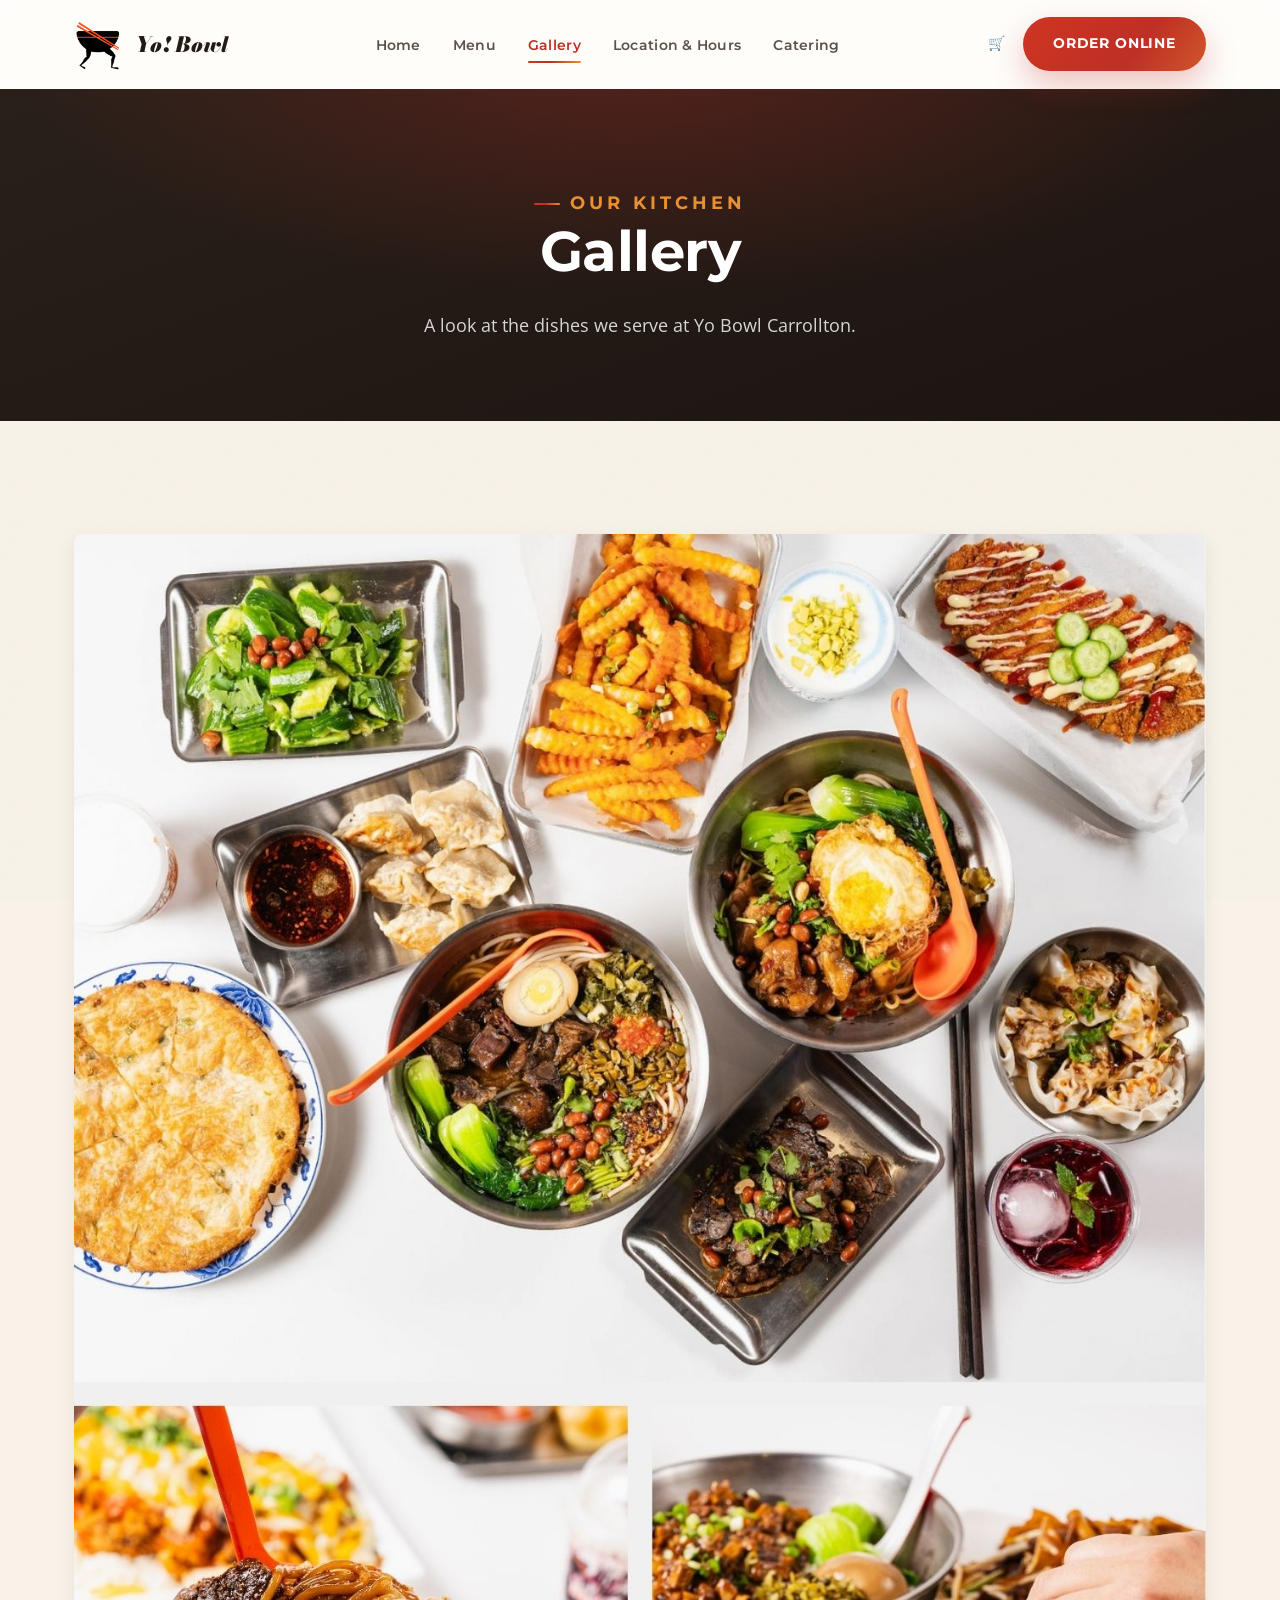
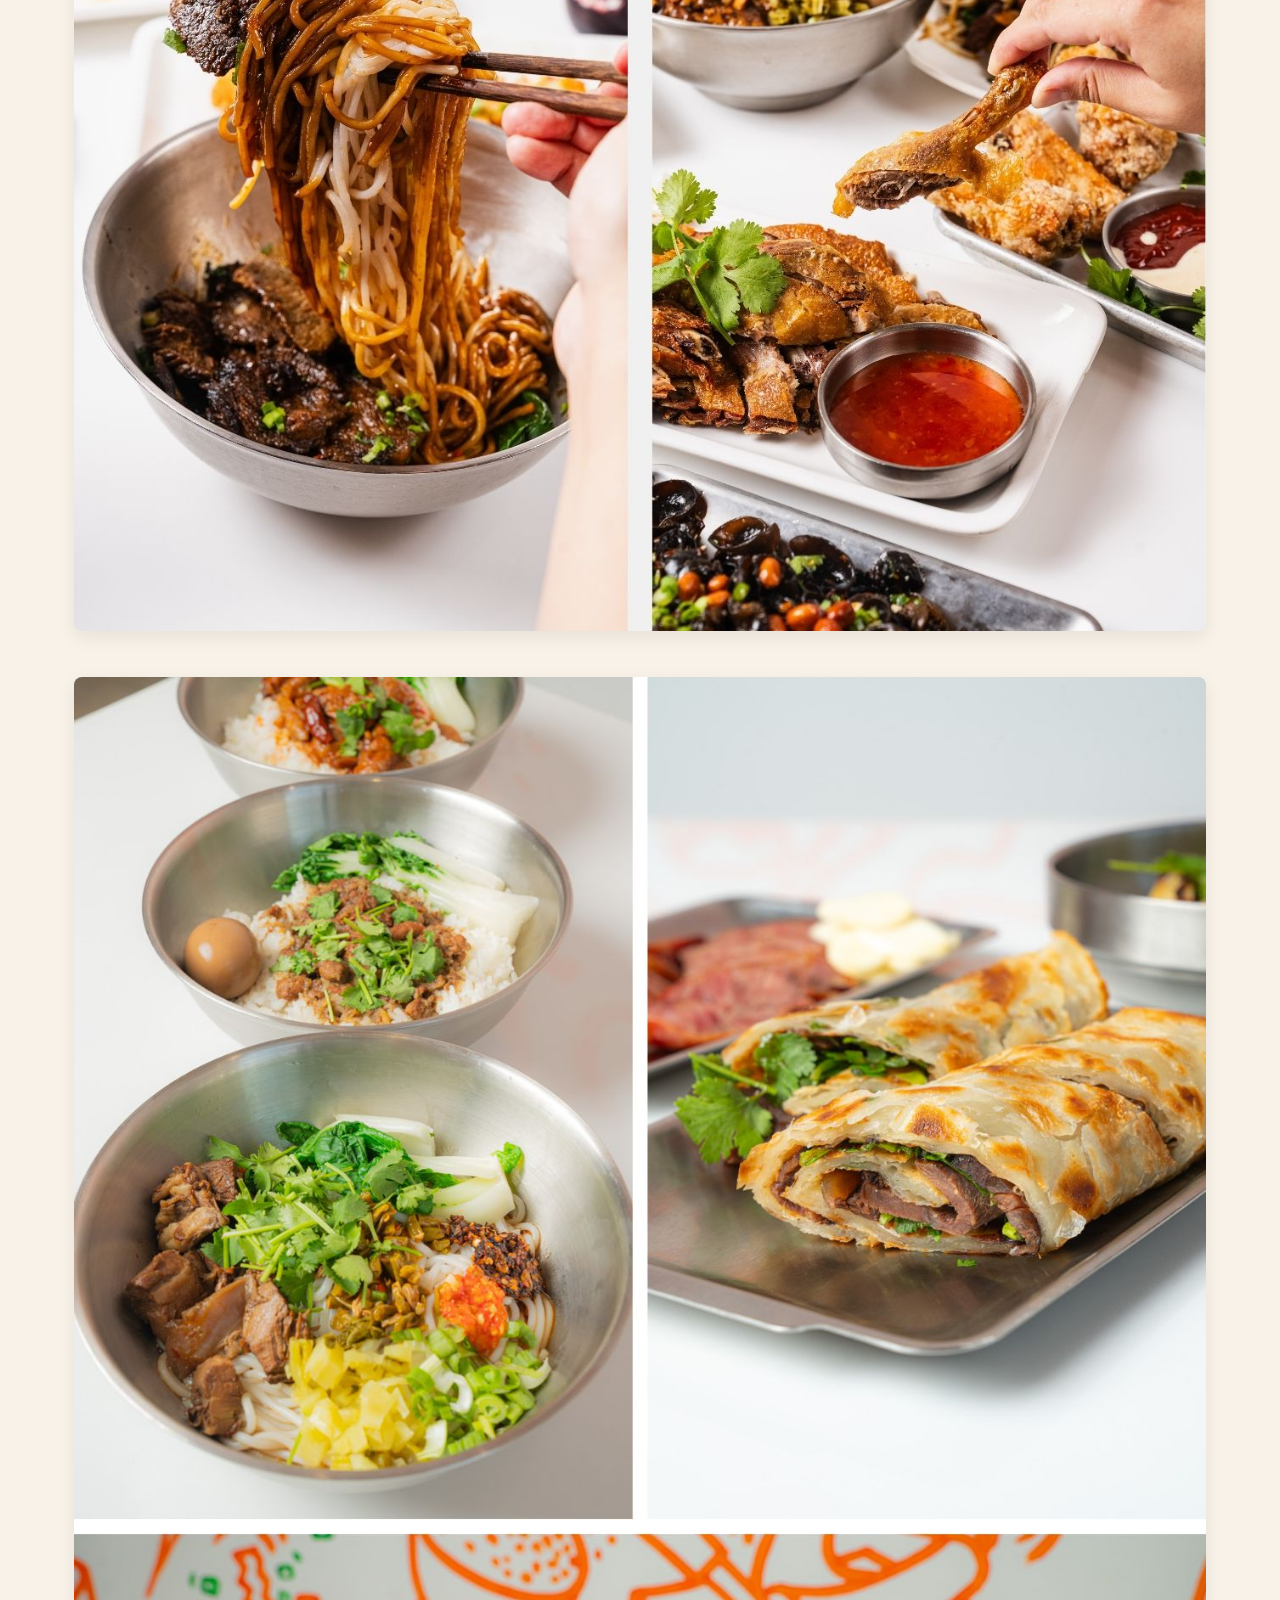
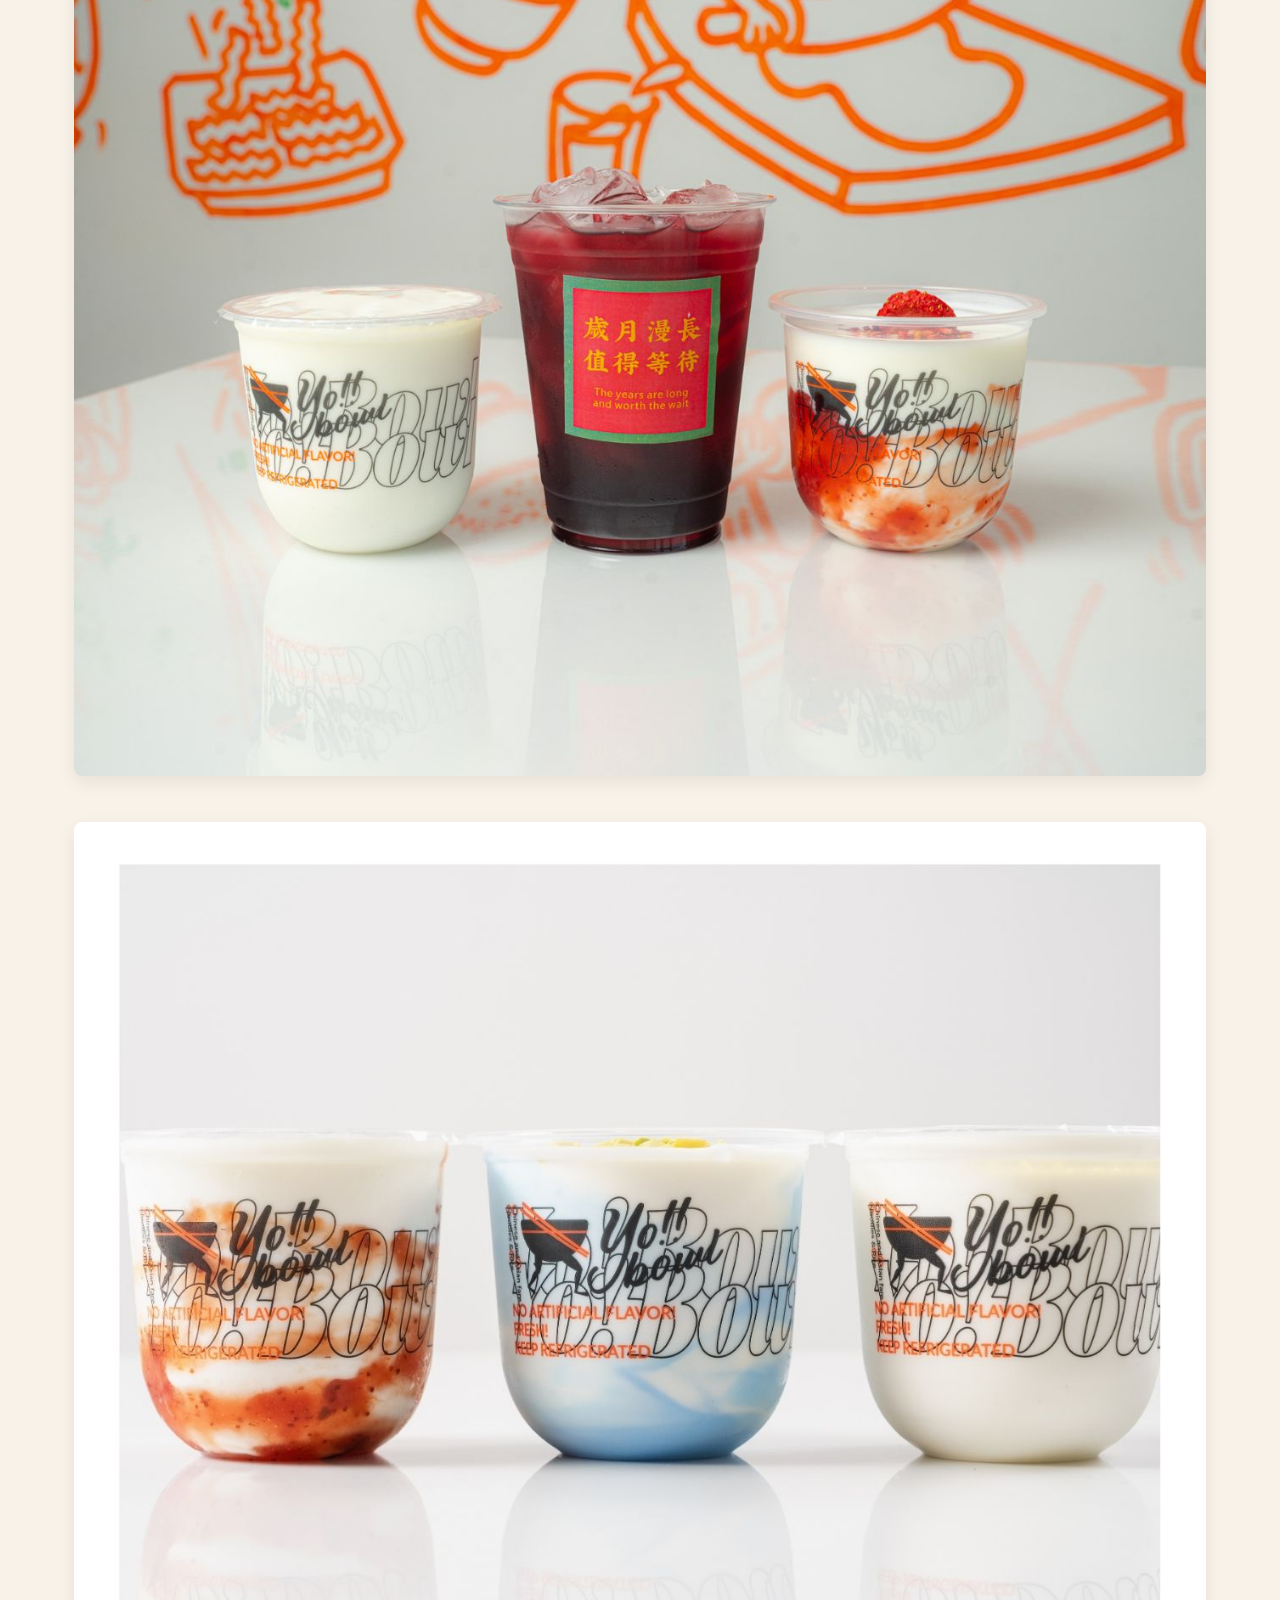
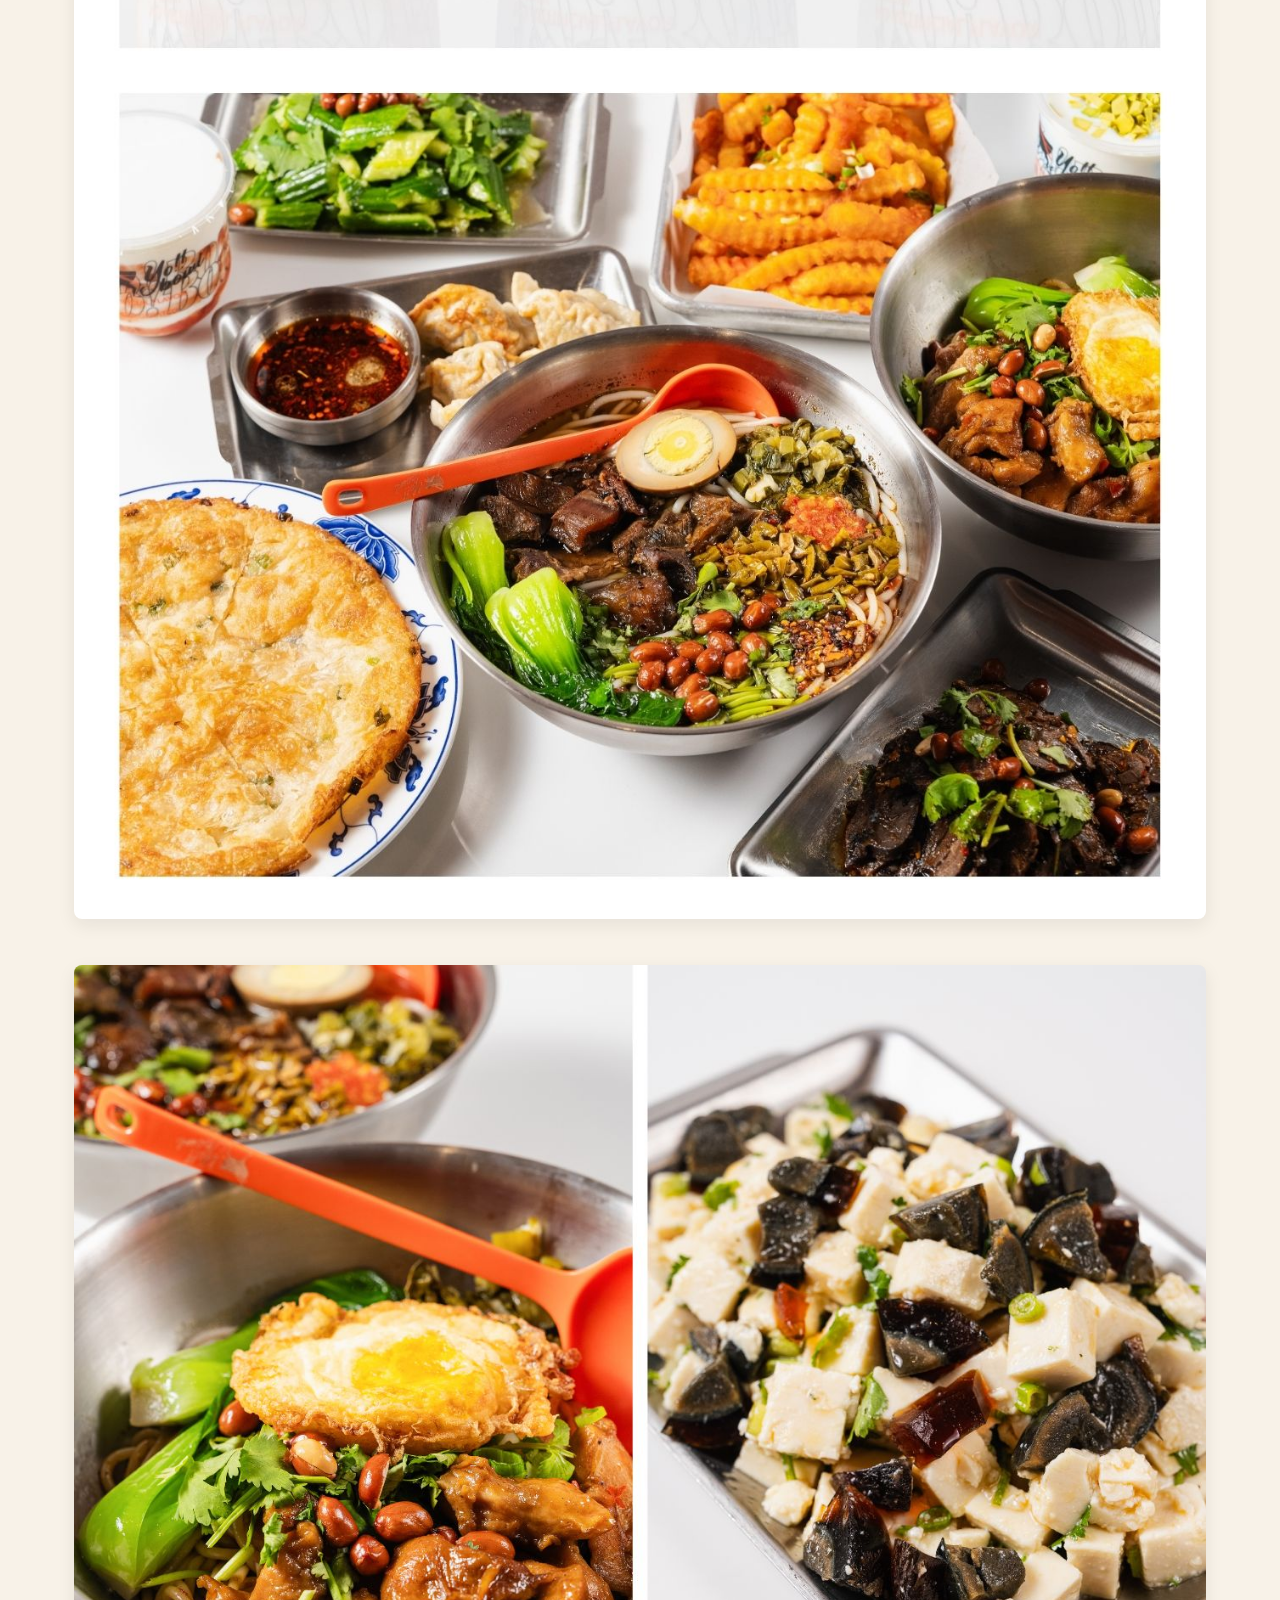
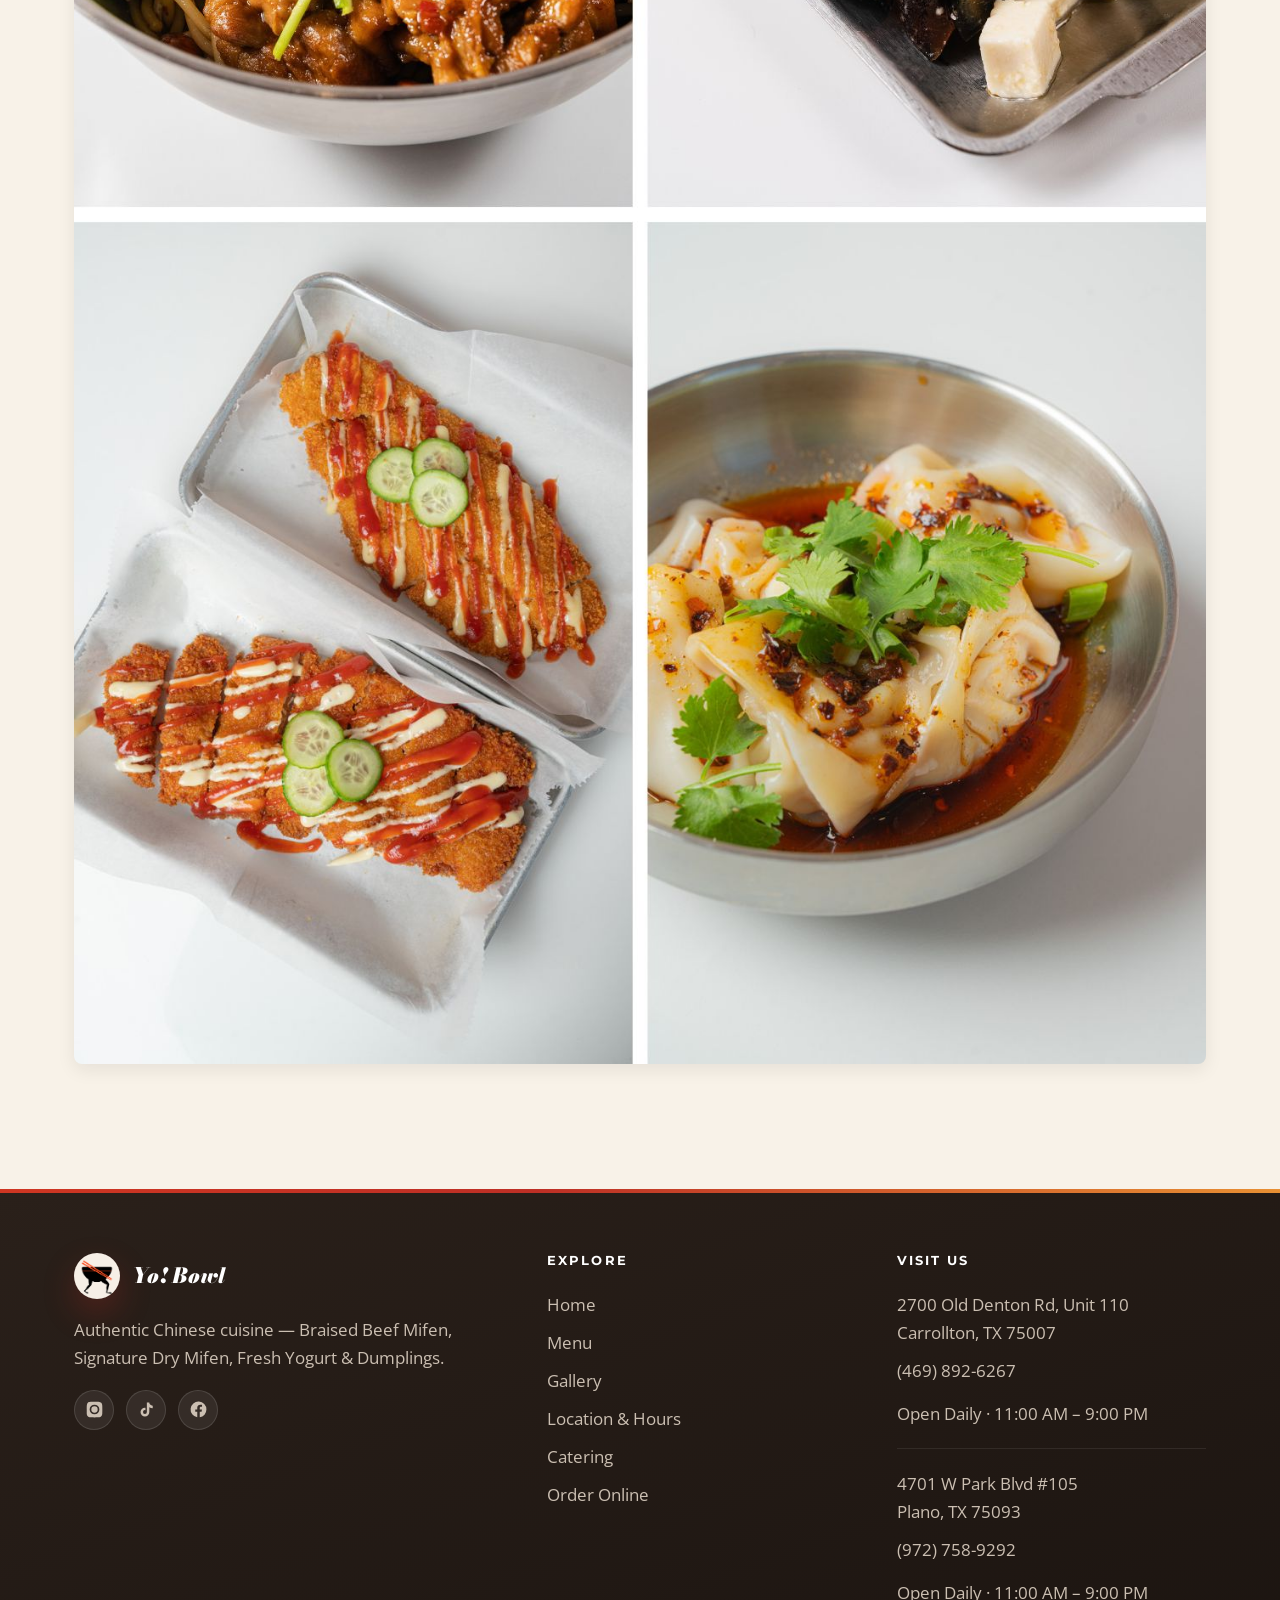
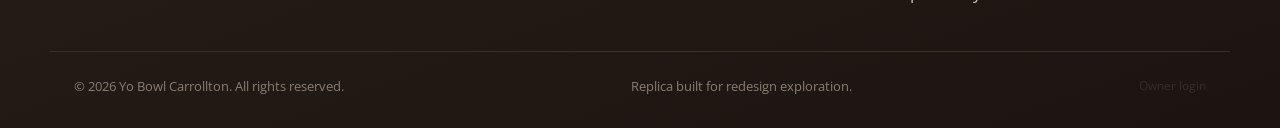
<file: Gallery.html>
<!DOCTYPE html>
<html lang="en">
<head>
<meta charset="UTF-8">
<meta name="viewport" content="width=device-width, initial-scale=1">
<title>Gallery | Yo Bowl Carrollton — Photos of Our Dishes</title>
<meta name="description" content="See photos of Yo Bowl Carrollton's dishes — Braised Beef Mifen, Signature Dry Mifen, dumplings, fresh yogurt and more. Authentic Chinese comfort food in Carrollton, TX.">
<link rel="canonical" href="https://www.yobowl.com/Gallery.html">

<!-- Open Graph / Facebook -->
<meta property="og:type" content="website">
<meta property="og:site_name" content="Yo Bowl Carrollton">
<meta property="og:locale" content="en_US">
<meta property="og:url" content="https://www.yobowl.com/Gallery.html">
<meta property="og:title" content="Gallery | Yo Bowl Carrollton — Photos of Our Dishes">
<meta property="og:description" content="Photos of Yo Bowl Carrollton's dishes — Mifen bowls, dumplings, fresh yogurt and more.">
<meta property="og:image" content="https://static.hungerrush.com/menufy/width=1920,height=1080,fit=scale-down,format=auto/638542393542971002+1460800.png">
<meta property="og:image:width" content="1920">
<meta property="og:image:height" content="1080">
<meta property="og:image:alt" content="Yo Bowl Carrollton dishes">

<!-- Twitter Card -->
<meta name="twitter:card" content="summary_large_image">
<meta name="twitter:title" content="Gallery | Yo Bowl Carrollton">
<meta name="twitter:description" content="Photos of Yo Bowl Carrollton's dishes — Mifen bowls, dumplings, fresh yogurt and more.">
<meta name="twitter:image" content="https://static.hungerrush.com/menufy/width=1920,height=1080,fit=scale-down,format=auto/638542393542971002+1460800.png">
<link rel="preconnect" href="https://fonts.googleapis.com">
<link rel="preconnect" href="https://fonts.gstatic.com" crossorigin>
<link href="https://fonts.googleapis.com/css2?family=Bodoni+Moda:ital,wght@1,700;1,900&family=Montserrat:wght@600;700;800&family=Open+Sans:wght@400;600&display=swap" rel="stylesheet">
<script>document.documentElement.className += ' js';</script>
<link rel="stylesheet" href="css/styles.css?v=6">
<style>
  .slot-note {
    text-align: center; color: var(--ink-soft); font-size: 15px;
    margin: 0 auto 8px; max-width: 640px;
  }
  /* Upload bar */
  .g-toolbar {
    display: flex; align-items: center; justify-content: center;
    flex-wrap: wrap; gap: 14px; margin: 0 auto 14px;
  }
  /* The `hidden` attribute must beat the display:flex above, otherwise the
     admin controls would show to the public. */
  .g-toolbar[hidden], .g-drop[hidden] { display: none !important; }
  .g-count { font-family: var(--font-head); font-weight: 600; color: var(--ink-soft); font-size: 14px; }
  .g-clear {
    background: none; border: none; cursor: pointer;
    color: var(--ink-soft); font-size: 14px; font-weight: 600;
    text-decoration: underline; padding: 4px;
  }
  .g-clear:hover { color: var(--accent); }
  /* Drop zone */
  .g-drop {
    border: 2px dashed #d6cabb; border-radius: var(--radius);
    background: var(--paper);
    padding: 38px 24px; text-align: center;
    transition: border-color .2s, background .2s; margin-bottom: 34px;
  }
  .g-drop.drag { border-color: var(--accent); background: #fdf3f1; }
  .g-drop p { margin: 12px 0 0; color: var(--ink-soft); font-size: 15px; }
  .g-drop .g-ico { font-size: 34px; }
  /* Masonry → justified rows that resolve into a clean rectangle */
  .g-masonry { display: block; }
  .g-row {
    display: flex; gap: 12px; margin-bottom: 12px; justify-content: center;
  }
  .g-item {
    position: relative; border-radius: var(--radius); overflow: hidden;
    background: #efe7da; box-shadow: 0 6px 18px rgba(31,27,24,.08);
    flex: 0 0 auto;
  }
  .g-item img { width: 100%; height: 100%; object-fit: cover; display: block; }
  .g-del {
    position: absolute; top: 8px; right: 8px;
    width: 30px; height: 30px; border-radius: 50%;
    border: none; cursor: pointer;
    background: rgba(26,20,17,.72); color: #fff;
    font-size: 20px; line-height: 1;
    display: grid; place-items: center;
    opacity: 0; transition: opacity .2s, background .2s;
  }
  .g-item:hover .g-del { opacity: 1; }
  .g-del:hover { background: var(--accent); }
  .g-empty { text-align: center; color: var(--ink-soft); padding: 30px 0; font-size: 16px; }
  /* Status tags (admin only) */
  .g-tag {
    position: absolute; top: 8px; left: 8px;
    font-family: var(--font-head); font-weight: 700;
    font-size: 12px; letter-spacing: .02em;
    padding: 5px 10px; border-radius: 999px;
    color: #fff; box-shadow: 0 2px 8px rgba(31,27,24,.25);
  }
  .g-tag--live { background: #1f8a5b; }
  .g-tag--preview { background: #c2701f; }
  /* Drag-to-reorder (admin) */
  .g-grip {
    position: absolute; bottom: 8px; left: 8px;
    width: 34px; height: 34px; border-radius: 8px;
    background: rgba(26,20,17,.72); color: #fff;
    display: grid; place-items: center; font-size: 20px; line-height: 1;
    cursor: grab; opacity: 0; transition: opacity .2s;
  }
  .g-item:hover .g-grip { opacity: 1; }
  .g-item.dragging { opacity: .4; }
  .g-item.dragging .g-grip { cursor: grabbing; }
  .g-item.drop-before::after, .g-item.drop-after::after {
    content: ''; position: absolute; left: 0; right: 0; height: 4px;
    background: var(--accent); border-radius: 2px; z-index: 6;
  }
  .g-item.drop-before::after { top: -8px; }
  .g-item.drop-after::after { bottom: -8px; }
  /* Admin explainer note */
  .g-adminnote {
    max-width: 760px; margin: 0 auto 18px; padding: 16px 20px;
    background: #fdf3f1; border: 1px solid #efd9d2; border-radius: var(--radius);
    color: var(--ink); font-size: 14.5px; line-height: 1.55;
  }
  .g-adminnote[hidden] { display: none !important; }
  .g-adminnote strong { color: var(--accent); }
  .g-adminnote ol { margin: 8px 0 0; padding-left: 20px; }
  .g-adminnote li { margin: 3px 0; }
  .g-export { /* primary publish action */ }
</style>
</head>
<body>

<header class="site-header">
  <div class="wrap header-inner">
    <a class="brand" href="index.html">
      <span class="brand-mark"><img src="logo.png" alt="Yo Bowl logo"></span>
      <span class="brand-name">Yo! Bowl</span>
    </a>
    <nav class="main-nav" id="nav">
      <ul>
        <li><a href="index.html">Home</a></li>
        <li><a href="Menu.html">Menu</a></li>
        <li><a class="active" href="Gallery.html">Gallery</a></li>
        <li><a href="Location.html">Location &amp; Hours</a></li>
        <li><a href="Catering.html">Catering</a></li>
        </ul>
    </nav>
    <div class="header-actions">
      <a class="cart-link" href="#" data-order-toggle>🛒</a>
      <a class="btn" href="#" data-order-toggle>Order Online</a>
      <button class="nav-toggle" id="navToggle" aria-label="Menu"><span></span><span></span><span></span></button>
    </div>
  </div>
</header>

<div class="page-head" data-screen-label="Gallery page head">
  <p class="section-eyebrow">Our Kitchen</p>
  <h1>Gallery</h1>
  <p>A look at the dishes we serve at Yo Bowl Carrollton.</p>
</div>

<section data-screen-label="Gallery grid">
  <div class="wrap">
    <div class="g-toolbar" id="galleryToolbar" hidden>
      <input id="galleryInput" type="file" accept="image/*" multiple hidden>
      <label class="btn" for="galleryInput">↑ Upload Photos</label>
      <button class="btn g-export" id="galleryExport" type="button">⤓ Download publish bundle</button>
      <span class="g-count" id="galleryCount"></span>
      <button class="g-clear" id="galleryRestore" type="button" hidden>Restore removed</button>
      <button class="g-clear" id="galleryClear" type="button">Clear added</button>
      <button class="g-clear" id="galleryLock" type="button">Lock</button>
    </div>
    <div class="g-adminnote" id="galleryAdminNote" hidden>
      <strong>Owner mode.</strong> Photos you add here are a private preview on <em>this device only</em> — visitors can’t see them yet. To put them on the live site:
      <ol>
        <li>Add, remove (hover a photo → click ×), or <strong>drag photos to reorder</strong> them until the preview looks right (top to bottom = the order visitors see).</li>
        <li>Click <strong>Download publish bundle</strong> to get <code>gallery-photo.zip</code>.</li>
        <li>In Hostinger File Manager, open <code>public_html</code>, upload the zip, then right-click → <strong>Extract</strong> (overwrite when asked).</li>
      </ol>
      Full step-by-step instructions are included inside the zip.
    </div>
    <div class="g-drop" id="galleryDrop" hidden>
      <div class="g-ico">⬆</div>
      <p>Drag &amp; drop photos here, or use “↑ Upload Photos” above. You can select several at once.</p>
    </div>

    <p class="g-empty" id="galleryEmpty">No photos yet. Add your first one above.</p>
    <div class="g-masonry" id="galleryGrid"></div>
  </div>
</section>

<footer class="site-footer">
  <div class="wrap footer-grid">
    <div>
      <div class="footer-brand">
        <span class="brand-mark"><img src="logo.png" alt="Yo Bowl logo"></span>
        <span class="brand-name" style="color:#fff">Yo! Bowl</span>
      </div>
      <p>Authentic Chinese cuisine — Braised Beef Mifen, Signature Dry Mifen, Fresh Yogurt &amp; Dumplings.</p>
      <div class="footer-social">
        <a href="https://www.instagram.com/yobowl.us/" target="_blank" rel="noopener" aria-label="Instagram"><svg viewBox="0 0 24 24" fill="currentColor" aria-hidden="true"><path d="M12 2.2c3.2 0 3.6 0 4.9.07 1.2.05 1.8.25 2.2.42.6.2 1 .5 1.4.9.4.4.7.8.9 1.4.17.4.37 1 .42 2.2.06 1.3.07 1.7.07 4.9s0 3.6-.07 4.9c-.05 1.2-.25 1.8-.42 2.2-.2.6-.5 1-.9 1.4-.4.4-.8.7-1.4.9-.4.17-1 .37-2.2.42-1.3.06-1.7.07-4.9.07s-3.6 0-4.9-.07c-1.2-.05-1.8-.25-2.2-.42-.6-.2-1-.5-1.4-.9-.4-.4-.7-.8-.9-1.4-.17-.4-.37-1-.42-2.2C2.21 15.6 2.2 15.2 2.2 12s0-3.6.07-4.9c.05-1.2.25-1.8.42-2.2.2-.6.5-1 .9-1.4.4-.4.8-.7 1.4-.9.4-.17 1-.37 2.2-.42C8.4 2.21 8.8 2.2 12 2.2zm0 3.65A6.15 6.15 0 1 0 12 18.15 6.15 6.15 0 0 0 12 5.85zm0 10.15A4 4 0 1 1 12 8a4 4 0 0 1 0 8zm6.4-10.4a1.44 1.44 0 1 1-1.44-1.44 1.44 1.44 0 0 1 1.44 1.44z"/></svg></a>
        <a href="https://tiktok.com/@yobowl.us" target="_blank" rel="noopener" aria-label="TikTok"><svg viewBox="0 0 24 24" fill="currentColor" aria-hidden="true"><path d="M16.6 5.82a4.28 4.28 0 0 1-1.05-2.82h-3.1v12.27a2.43 2.43 0 0 1-2.43 2.43 2.43 2.43 0 1 1 .67-4.77V9.74a5.56 5.56 0 0 0-.67-.04 5.55 5.55 0 1 0 5.55 5.55V9.01a7.34 7.34 0 0 0 4.3 1.38V7.28a4.28 4.28 0 0 1-3.27-1.46z"/></svg></a>
        <a href="https://www.facebook.com/yobowl/" target="_blank" rel="noopener" aria-label="Facebook"><svg viewBox="0 0 24 24" fill="currentColor" aria-hidden="true"><path d="M22 12a10 10 0 1 0-11.56 9.88v-6.99H7.9V12h2.54V9.8c0-2.5 1.49-3.89 3.78-3.89 1.09 0 2.24.2 2.24.2v2.46h-1.26c-1.24 0-1.63.77-1.63 1.56V12h2.78l-.44 2.89h-2.34v6.99A10 10 0 0 0 22 12z"/></svg></a>
      </div>
    </div>
    <div>
      <h4>Explore</h4>
      <a href="index.html">Home</a><a href="Menu.html">Menu</a><a href="Gallery.html">Gallery</a>
      <a href="Location.html">Location &amp; Hours</a><a href="Catering.html">Catering</a>
      <a href="#" data-order-toggle>Order Online</a>
    </div>
    <div>
      <h4>Visit Us</h4>
      <div class="footer-location">
        <a href="https://www.google.com/maps/search/?api=1&query=2700+Old+Denton+Rd+Unit+110+Carrollton+TX+75007" target="_blank" rel="noopener">2700 Old Denton Rd, Unit 110<br>Carrollton, TX 75007</a>
        <a href="tel:+14698926267">(469) 892-6267</a>
        <p style="margin:10px 0 0">Open Daily · 11:00 AM – 9:00 PM</p>
      </div>
      <div class="footer-location">
        <a href="https://www.google.com/maps/search/?api=1&query=4701+W+Park+Blvd+%23105+Plano+TX+75093" target="_blank" rel="noopener">4701 W Park Blvd #105<br>Plano, TX 75093</a>
        <a href="tel:+19727589292">(972) 758-9292</a>
        <p style="margin:10px 0 0">Open Daily · 11:00 AM – 9:00 PM</p>
      </div>
    </div>
  </div>
  <div class="wrap footer-bottom">
    <span>© 2026 Yo Bowl Carrollton. All rights reserved.</span>
    <span>Replica built for redesign exploration.</span>
    <a class="owner-login" href="Gallery.html#admin">Owner login</a>
  </div>
</footer>

<script>
  const t = document.getElementById('navToggle');
  const n = document.getElementById('nav');
  t && t.addEventListener('click', () => n.classList.toggle('open'));
</script>
<script src="js/gallery.js?v=6"></script>
<script src="js/reveal.js?v=1"></script>
<script src="js/external-links.js?v=2"></script>
<script src="js/order-locations.js?v=1"></script>
</body>
</html>
</file>
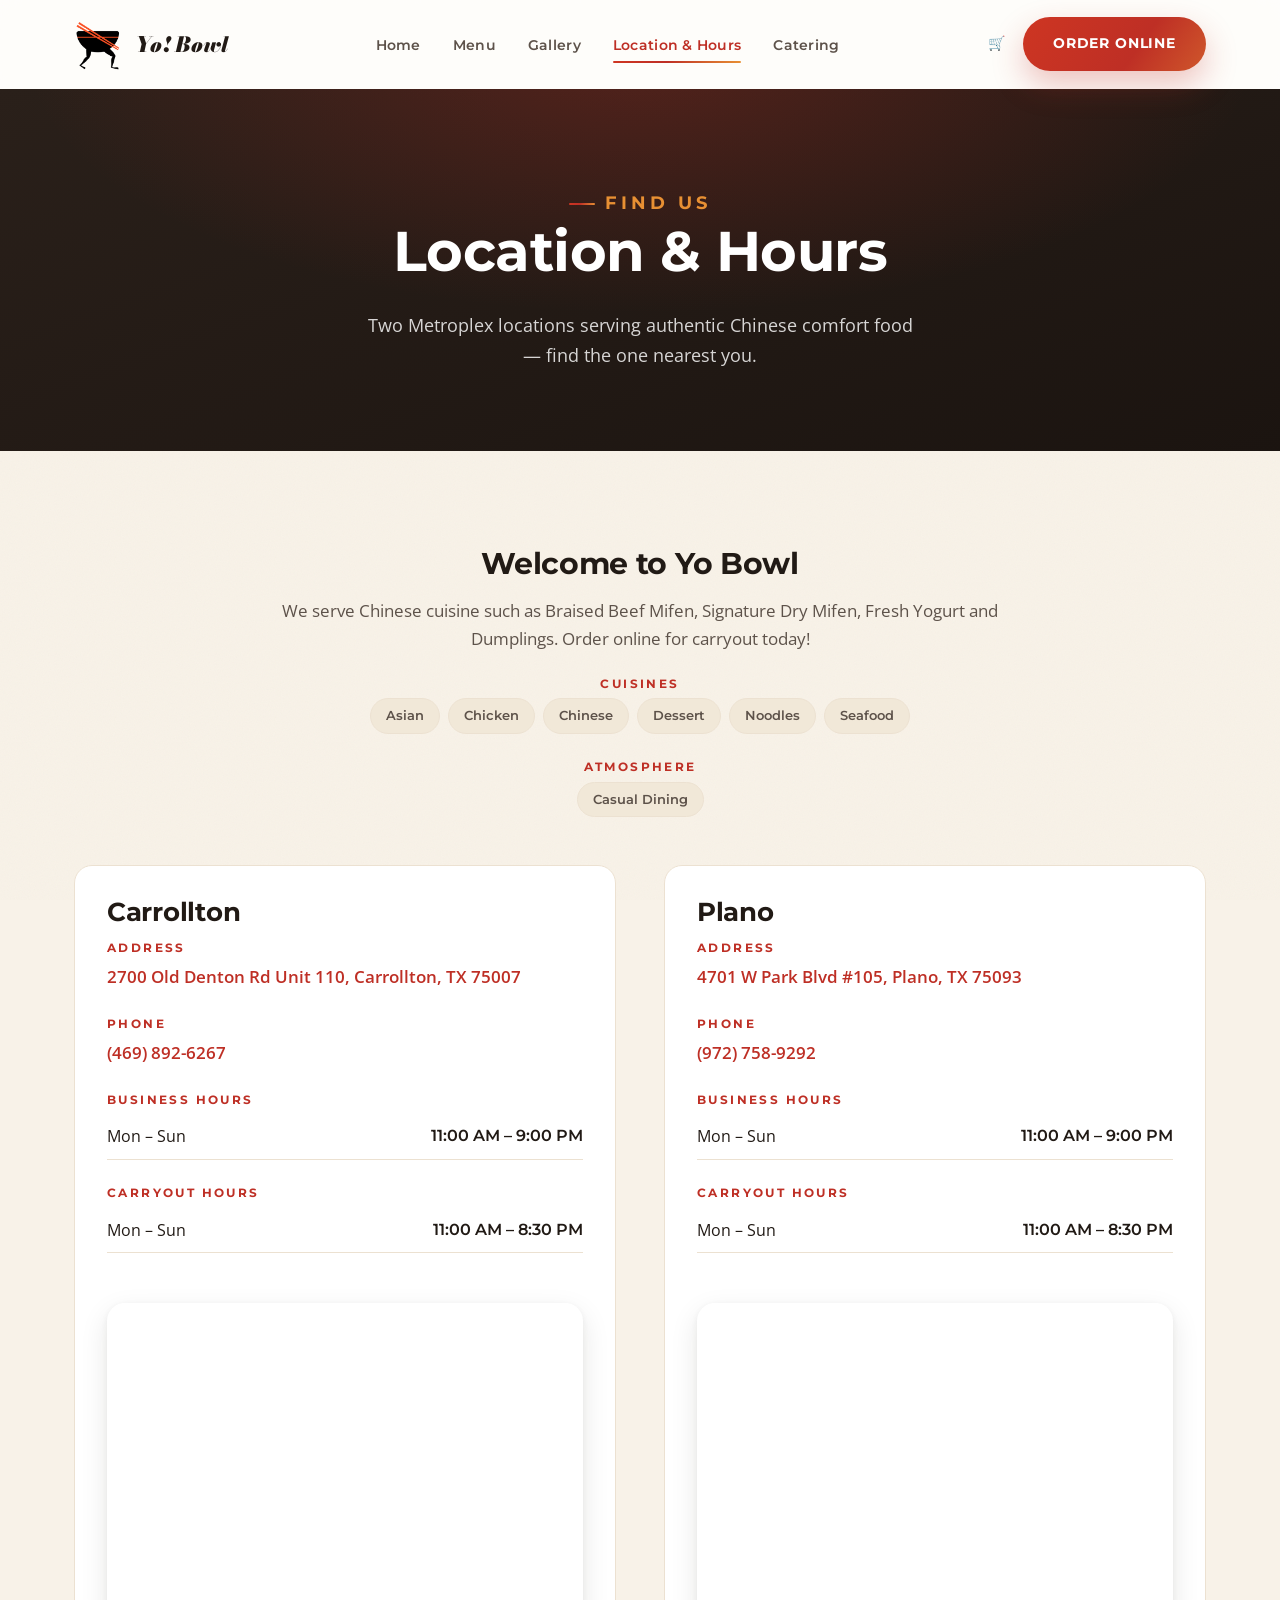
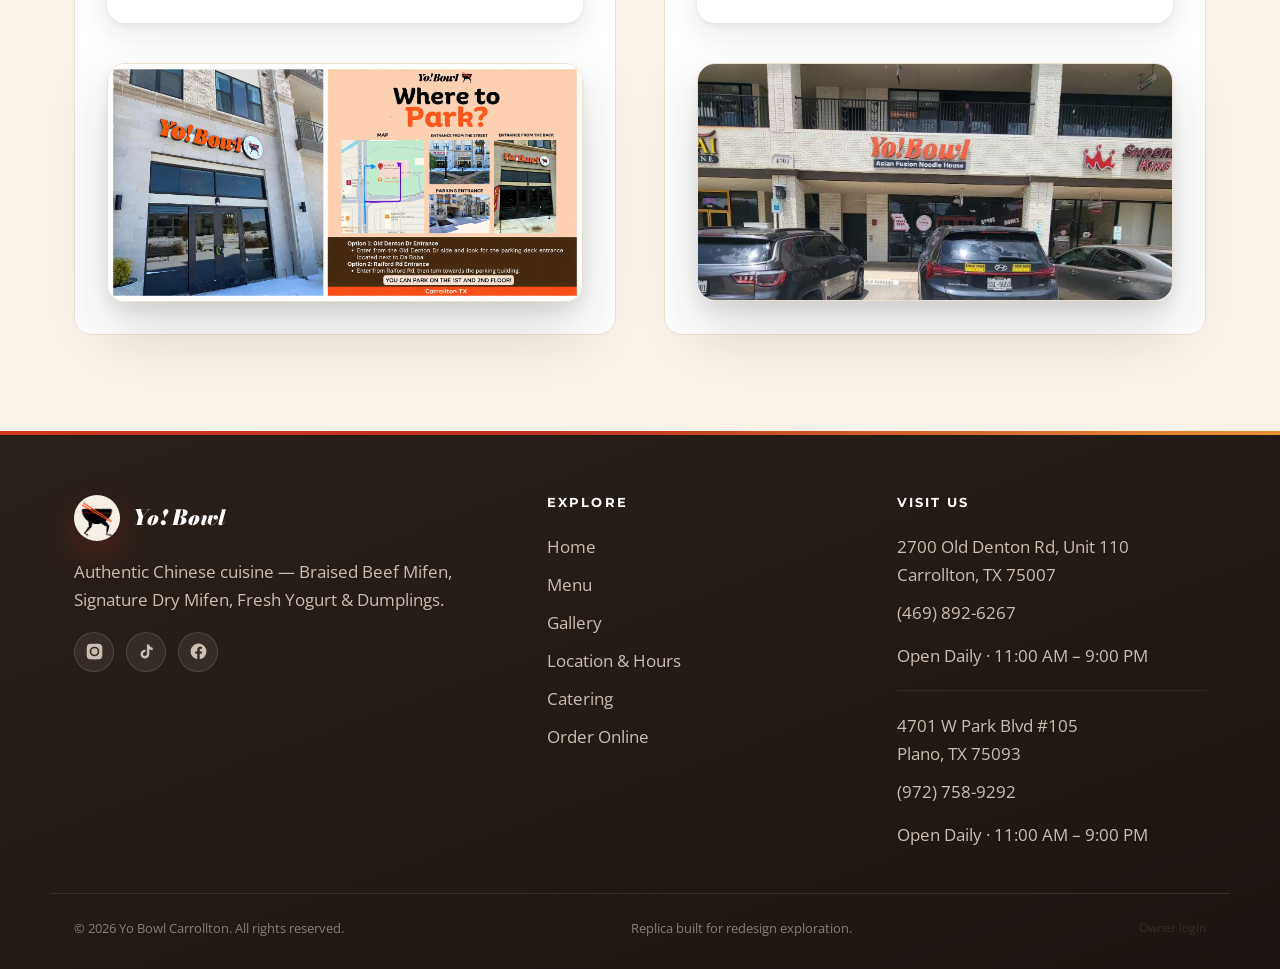
<file: Location.html>
<!DOCTYPE html>
<html lang="en">
<head>
<meta charset="UTF-8">
<meta name="viewport" content="width=device-width, initial-scale=1">
<title>Location &amp; Hours | Yo Bowl Carrollton — Old Denton Rd</title>
<meta name="description" content="Visit Yo Bowl Carrollton at 2700 Old Denton Rd Unit 110, Carrollton, TX 75007. Call (469) 892-6267. Open daily 11AM–9PM. Get directions, hours and contact info.">
<link rel="canonical" href="https://www.yobowl.com/Location.html">

<!-- Open Graph / Facebook -->
<meta property="og:type" content="restaurant">
<meta property="og:site_name" content="Yo Bowl Carrollton">
<meta property="og:locale" content="en_US">
<meta property="og:url" content="https://www.yobowl.com/Location.html">
<meta property="og:title" content="Location &amp; Hours | Yo Bowl Carrollton — Old Denton Rd">
<meta property="og:description" content="2700 Old Denton Rd Unit 110, Carrollton, TX 75007. Open daily 11AM–9PM. Call (469) 892-6267 for carryout.">
<meta property="og:image" content="https://static.hungerrush.com/menufy/width=1920,height=1080,fit=scale-down,format=auto/638542393542971002+1460800.png">
<meta property="og:image:width" content="1920">
<meta property="og:image:height" content="1080">
<meta property="og:image:alt" content="Yo Bowl Carrollton">

<!-- Twitter Card -->
<meta name="twitter:card" content="summary_large_image">
<meta name="twitter:title" content="Location &amp; Hours | Yo Bowl Carrollton">
<meta name="twitter:description" content="2700 Old Denton Rd Unit 110, Carrollton, TX 75007. Open daily 11AM–9PM.">
<meta name="twitter:image" content="https://static.hungerrush.com/menufy/width=1920,height=1080,fit=scale-down,format=auto/638542393542971002+1460800.png">
<link rel="preconnect" href="https://fonts.googleapis.com">
<link rel="preconnect" href="https://fonts.gstatic.com" crossorigin>
<link href="https://fonts.googleapis.com/css2?family=Bodoni+Moda:ital,wght@1,700;1,900&family=Montserrat:wght@600;700;800&family=Open+Sans:wght@400;600&display=swap" rel="stylesheet">
<script>document.documentElement.className += ' js';</script>
<link rel="stylesheet" href="css/styles.css?v=6">
<style>
  .loc-photos { padding: 8px 0 56px; }
  .loc-photo-grid {
    display: grid;
    grid-template-columns: 1fr 1fr;
    gap: 24px;
    align-items: start;
  }
  .loc-photo-grid figure { margin: 0; }
  .loc-photo-grid img {
    width: 100%;
    height: auto;
    border-radius: var(--radius-lg);
    box-shadow: var(--shadow-lg);
    border: 1px solid var(--line);
  }
  .loc-photo-grid figcaption {
    margin-top: 12px;
    color: var(--ink-soft);
    font-size: 15px;
    line-height: 1.5;
  }
  @media (max-width: 640px) {
    .loc-photo-grid { grid-template-columns: 1fr; gap: 32px; }
  }
  .park-figure { margin: 32px 0 0; }
  .park-figure img {
    width: 100%;
    height: auto;
    display: block;
    border-radius: var(--radius-lg);
    box-shadow: var(--shadow-lg);
    border: 1px solid var(--line);
  }
  .locations-grid {
    display: grid;
    grid-template-columns: 1fr 1fr;
    gap: 48px;
    margin-top: 48px;
  }
  .locations-grid > div {
    border: 1px solid var(--line);
    border-radius: var(--radius-lg);
    padding: 32px;
    background: var(--paper);
  }
  .locations-grid .map-embed { margin-top: 24px; height: 320px; }
  @media (max-width: 860px) {
    .locations-grid { grid-template-columns: 1fr; }
  }
</style>

<!-- ===== Structured data: Restaurant (Schema.org JSON-LD) ===== -->
<script type="application/ld+json">
{
  "@context": "https://schema.org",
  "@type": "Restaurant",
  "@id": "https://www.yobowl.com/#restaurant",
  "name": "Yo Bowl Carrollton",
  "url": "https://www.yobowl.com/Location.html",
  "image": "https://static.hungerrush.com/menufy/width=1920,height=1080,fit=scale-down,format=auto/638542393542971002+1460800.png",
  "logo": "https://static.hungerrush.com/menufy/width=600,fit=contain,format=auto/638542393646839504+1460802.png",
  "description": "Authentic Chinese comfort food in Carrollton, TX — Braised Beef Mifen, Signature Dry Mifen, Fresh Yogurt and Dumplings. Order online for carryout.",
  "telephone": "+1-469-892-6267",
  "priceRange": "$$",
  "servesCuisine": ["Chinese", "Asian", "Noodles"],
  "currenciesAccepted": "USD",
  "paymentAccepted": "Cash, Credit Card",
  "acceptsReservations": "False",
  "menu": "https://www.yobowl.com/Menu.html",
  "hasMenu": { "@id": "https://www.yobowl.com/#menu" },
  "address": {
    "@type": "PostalAddress",
    "streetAddress": "2700 Old Denton Rd Unit 110",
    "addressLocality": "Carrollton",
    "addressRegion": "TX",
    "postalCode": "75007",
    "addressCountry": "US"
  },
  "geo": {
    "@type": "GeoCoordinates",
    "latitude": 32.9898,
    "longitude": -96.9075
  },
  "hasMap": "https://www.google.com/maps/search/?api=1&query=2700+Old+Denton+Rd+Unit+110+Carrollton+TX+75007",
  "openingHoursSpecification": [
    {
      "@type": "OpeningHoursSpecification",
      "dayOfWeek": ["Monday", "Tuesday", "Wednesday", "Thursday", "Friday", "Saturday", "Sunday"],
      "opens": "11:00",
      "closes": "21:00"
    }
  ],
  "potentialAction": {
    "@type": "OrderAction",
    "target": "https://order.toasttab.com/online/yobowl",
    "deliveryMethod": "http://purl.org/goodrelations/v1#DeliveryModePickUp"
  },
  "sameAs": [
    "https://www.instagram.com/yobowl.us/"
  ]
}
</script>
</head>
<body>

<header class="site-header">
  <div class="wrap header-inner">
    <a class="brand" href="index.html">
      <span class="brand-mark"><img src="logo.png" alt="Yo Bowl logo"></span>
      <span class="brand-name">Yo! Bowl</span>
    </a>
    <nav class="main-nav" id="nav">
      <ul>
        <li><a href="index.html">Home</a></li>
        <li><a href="Menu.html">Menu</a></li>
        <li><a href="Gallery.html">Gallery</a></li>
        <li><a class="active" href="Location.html">Location &amp; Hours</a></li>
        <li><a href="Catering.html">Catering</a></li>
        </ul>
    </nav>
    <div class="header-actions">
      <a class="cart-link" href="#" data-order-toggle>🛒</a>
      <a class="btn" href="#" data-order-toggle>Order Online</a>
      <button class="nav-toggle" id="navToggle" aria-label="Menu"><span></span><span></span><span></span></button>
    </div>
  </div>
</header>

<div class="page-head" data-screen-label="Location page head">
  <p class="section-eyebrow">Find Us</p>
  <h1>Location &amp; Hours</h1>
  <p>Two Metroplex locations serving authentic Chinese comfort food — find the one nearest you.</p>
</div>

<section>
  <div class="wrap center" data-screen-label="Location intro" data-reveal>
    <h2 style="font-size:30px">Welcome to Yo Bowl</h2>
    <p style="color:var(--ink-soft);max-width:720px;margin:0 auto">We serve Chinese cuisine such as Braised Beef Mifen, Signature Dry Mifen, Fresh Yogurt and Dumplings. Order online for carryout today!</p>

    <div class="info-block" style="margin-top:24px">
      <h4>Cuisines</h4>
      <div class="tags" style="justify-content:center">
        <span class="tag">Asian</span><span class="tag">Chicken</span><span class="tag">Chinese</span>
        <span class="tag">Dessert</span><span class="tag">Noodles</span><span class="tag">Seafood</span>
      </div>
    </div>

    <div class="info-block">
      <h4>Atmosphere</h4>
      <div class="tags" style="justify-content:center"><span class="tag">Casual Dining</span></div>
    </div>
  </div>

  <div class="wrap locations-grid">
    <!-- Carrollton -->
    <div data-screen-label="Carrollton location" data-reveal>
      <h2 style="font-size:26px">Carrollton</h2>

      <div class="info-block">
        <h4>Address</h4>
        <a href="https://www.google.com/maps/search/?api=1&query=2700+Old+Denton+Rd+Unit+110+Carrollton+TX+75007" target="_blank" rel="noopener" style="color:var(--accent);font-weight:600">2700 Old Denton Rd Unit 110, Carrollton, TX 75007</a>
      </div>

      <div class="info-block">
        <h4>Phone</h4>
        <a href="tel:+14698926267" style="color:var(--accent);font-weight:600">(469) 892-6267</a>
      </div>

      <div class="info-block">
        <h4>Business Hours</h4>
        <table class="hours-table"><tr><td>Mon – Sun</td><td>11:00 AM – 9:00 PM</td></tr></table>
      </div>

      <div class="info-block">
        <h4>Carryout Hours</h4>
        <table class="hours-table"><tr><td>Mon – Sun</td><td>11:00 AM – 8:30 PM</td></tr></table>
      </div>

      <iframe class="map-embed" title="Yo Bowl Carrollton map" loading="lazy"
        src="https://maps.google.com/maps?q=2700+Old+Denton+Rd+Unit+110+Carrollton+TX+75007&z=15&output=embed"></iframe>

      <figure class="park-figure" data-reveal>
        <img src="location-photo/where-to-park-storefront.png" alt="Yo Bowl Carrollton storefront at Unit 110 and a where-to-park guide showing map, street entrance, back entrance and parking entrance" width="1774" height="887" loading="lazy" decoding="async">
      </figure>
    </div>

    <!-- Plano -->
    <div data-screen-label="Plano location" data-reveal data-reveal-delay="120">
      <h2 style="font-size:26px">Plano</h2>

      <div class="info-block">
        <h4>Address</h4>
        <a href="https://www.google.com/maps/search/?api=1&query=4701+W+Park+Blvd+%23105+Plano+TX+75093" target="_blank" rel="noopener" style="color:var(--accent);font-weight:600">4701 W Park Blvd #105, Plano, TX 75093</a>
      </div>

      <div class="info-block">
        <h4>Phone</h4>
        <a href="tel:+19727589292" style="color:var(--accent);font-weight:600">(972) 758-9292</a>
      </div>

      <div class="info-block">
        <h4>Business Hours</h4>
        <table class="hours-table"><tr><td>Mon – Sun</td><td>11:00 AM – 9:00 PM</td></tr></table>
      </div>

      <div class="info-block">
        <h4>Carryout Hours</h4>
        <table class="hours-table"><tr><td>Mon – Sun</td><td>11:00 AM – 8:30 PM</td></tr></table>
      </div>

      <iframe class="map-embed" title="Yo Bowl Plano map" loading="lazy"
        src="https://maps.google.com/maps?q=4701+W+Park+Blvd+%23105+Plano+TX+75093&z=15&output=embed"></iframe>

      <figure class="park-figure" data-reveal>
        <img src="location-photo/yobow-plano-storefront.jpg" alt="Yo Bowl Plano storefront" width="1774" height="887" loading="lazy" decoding="async" style="aspect-ratio:1774/887;object-fit:cover">
      </figure>
    </div>
  </div>
</section>

<footer class="site-footer">
  <div class="wrap footer-grid">
    <div>
      <div class="footer-brand">
        <span class="brand-mark"><img src="logo.png" alt="Yo Bowl logo"></span>
        <span class="brand-name" style="color:#fff">Yo! Bowl</span>
      </div>
      <p>Authentic Chinese cuisine — Braised Beef Mifen, Signature Dry Mifen, Fresh Yogurt &amp; Dumplings.</p>
      <div class="footer-social">
        <a href="https://www.instagram.com/yobowl.us/" target="_blank" rel="noopener" aria-label="Instagram"><svg viewBox="0 0 24 24" fill="currentColor" aria-hidden="true"><path d="M12 2.2c3.2 0 3.6 0 4.9.07 1.2.05 1.8.25 2.2.42.6.2 1 .5 1.4.9.4.4.7.8.9 1.4.17.4.37 1 .42 2.2.06 1.3.07 1.7.07 4.9s0 3.6-.07 4.9c-.05 1.2-.25 1.8-.42 2.2-.2.6-.5 1-.9 1.4-.4.4-.8.7-1.4.9-.4.17-1 .37-2.2.42-1.3.06-1.7.07-4.9.07s-3.6 0-4.9-.07c-1.2-.05-1.8-.25-2.2-.42-.6-.2-1-.5-1.4-.9-.4-.4-.7-.8-.9-1.4-.17-.4-.37-1-.42-2.2C2.21 15.6 2.2 15.2 2.2 12s0-3.6.07-4.9c.05-1.2.25-1.8.42-2.2.2-.6.5-1 .9-1.4.4-.4.8-.7 1.4-.9.4-.17 1-.37 2.2-.42C8.4 2.21 8.8 2.2 12 2.2zm0 3.65A6.15 6.15 0 1 0 12 18.15 6.15 6.15 0 0 0 12 5.85zm0 10.15A4 4 0 1 1 12 8a4 4 0 0 1 0 8zm6.4-10.4a1.44 1.44 0 1 1-1.44-1.44 1.44 1.44 0 0 1 1.44 1.44z"/></svg></a>
        <a href="https://tiktok.com/@yobowl.us" target="_blank" rel="noopener" aria-label="TikTok"><svg viewBox="0 0 24 24" fill="currentColor" aria-hidden="true"><path d="M16.6 5.82a4.28 4.28 0 0 1-1.05-2.82h-3.1v12.27a2.43 2.43 0 0 1-2.43 2.43 2.43 2.43 0 1 1 .67-4.77V9.74a5.56 5.56 0 0 0-.67-.04 5.55 5.55 0 1 0 5.55 5.55V9.01a7.34 7.34 0 0 0 4.3 1.38V7.28a4.28 4.28 0 0 1-3.27-1.46z"/></svg></a>
        <a href="https://www.facebook.com/yobowl/" target="_blank" rel="noopener" aria-label="Facebook"><svg viewBox="0 0 24 24" fill="currentColor" aria-hidden="true"><path d="M22 12a10 10 0 1 0-11.56 9.88v-6.99H7.9V12h2.54V9.8c0-2.5 1.49-3.89 3.78-3.89 1.09 0 2.24.2 2.24.2v2.46h-1.26c-1.24 0-1.63.77-1.63 1.56V12h2.78l-.44 2.89h-2.34v6.99A10 10 0 0 0 22 12z"/></svg></a>
      </div>
    </div>
    <div>
      <h4>Explore</h4>
      <a href="index.html">Home</a><a href="Menu.html">Menu</a><a href="Gallery.html">Gallery</a>
      <a href="Location.html">Location &amp; Hours</a><a href="Catering.html">Catering</a>
      <a href="#" data-order-toggle>Order Online</a>
    </div>
    <div>
      <h4>Visit Us</h4>
      <div class="footer-location">
        <a href="https://www.google.com/maps/search/?api=1&query=2700+Old+Denton+Rd+Unit+110+Carrollton+TX+75007" target="_blank" rel="noopener">2700 Old Denton Rd, Unit 110<br>Carrollton, TX 75007</a>
        <a href="tel:+14698926267">(469) 892-6267</a>
        <p style="margin:10px 0 0">Open Daily · 11:00 AM – 9:00 PM</p>
      </div>
      <div class="footer-location">
        <a href="https://www.google.com/maps/search/?api=1&query=4701+W+Park+Blvd+%23105+Plano+TX+75093" target="_blank" rel="noopener">4701 W Park Blvd #105<br>Plano, TX 75093</a>
        <a href="tel:+19727589292">(972) 758-9292</a>
        <p style="margin:10px 0 0">Open Daily · 11:00 AM – 9:00 PM</p>
      </div>
    </div>
  </div>
  <div class="wrap footer-bottom">
    <span>© 2026 Yo Bowl Carrollton. All rights reserved.</span>
    <span>Replica built for redesign exploration.</span>
    <a class="owner-login" href="Gallery.html#admin">Owner login</a>
  </div>
</footer>

<script>
  const t = document.getElementById('navToggle');
  const n = document.getElementById('nav');
  t && t.addEventListener('click', () => n.classList.toggle('open'));
</script>

<script src="js/reveal.js?v=1"></script>
<script src="js/external-links.js?v=2"></script>
<script src="js/order-locations.js?v=1"></script>
</body>
</html>
</file>
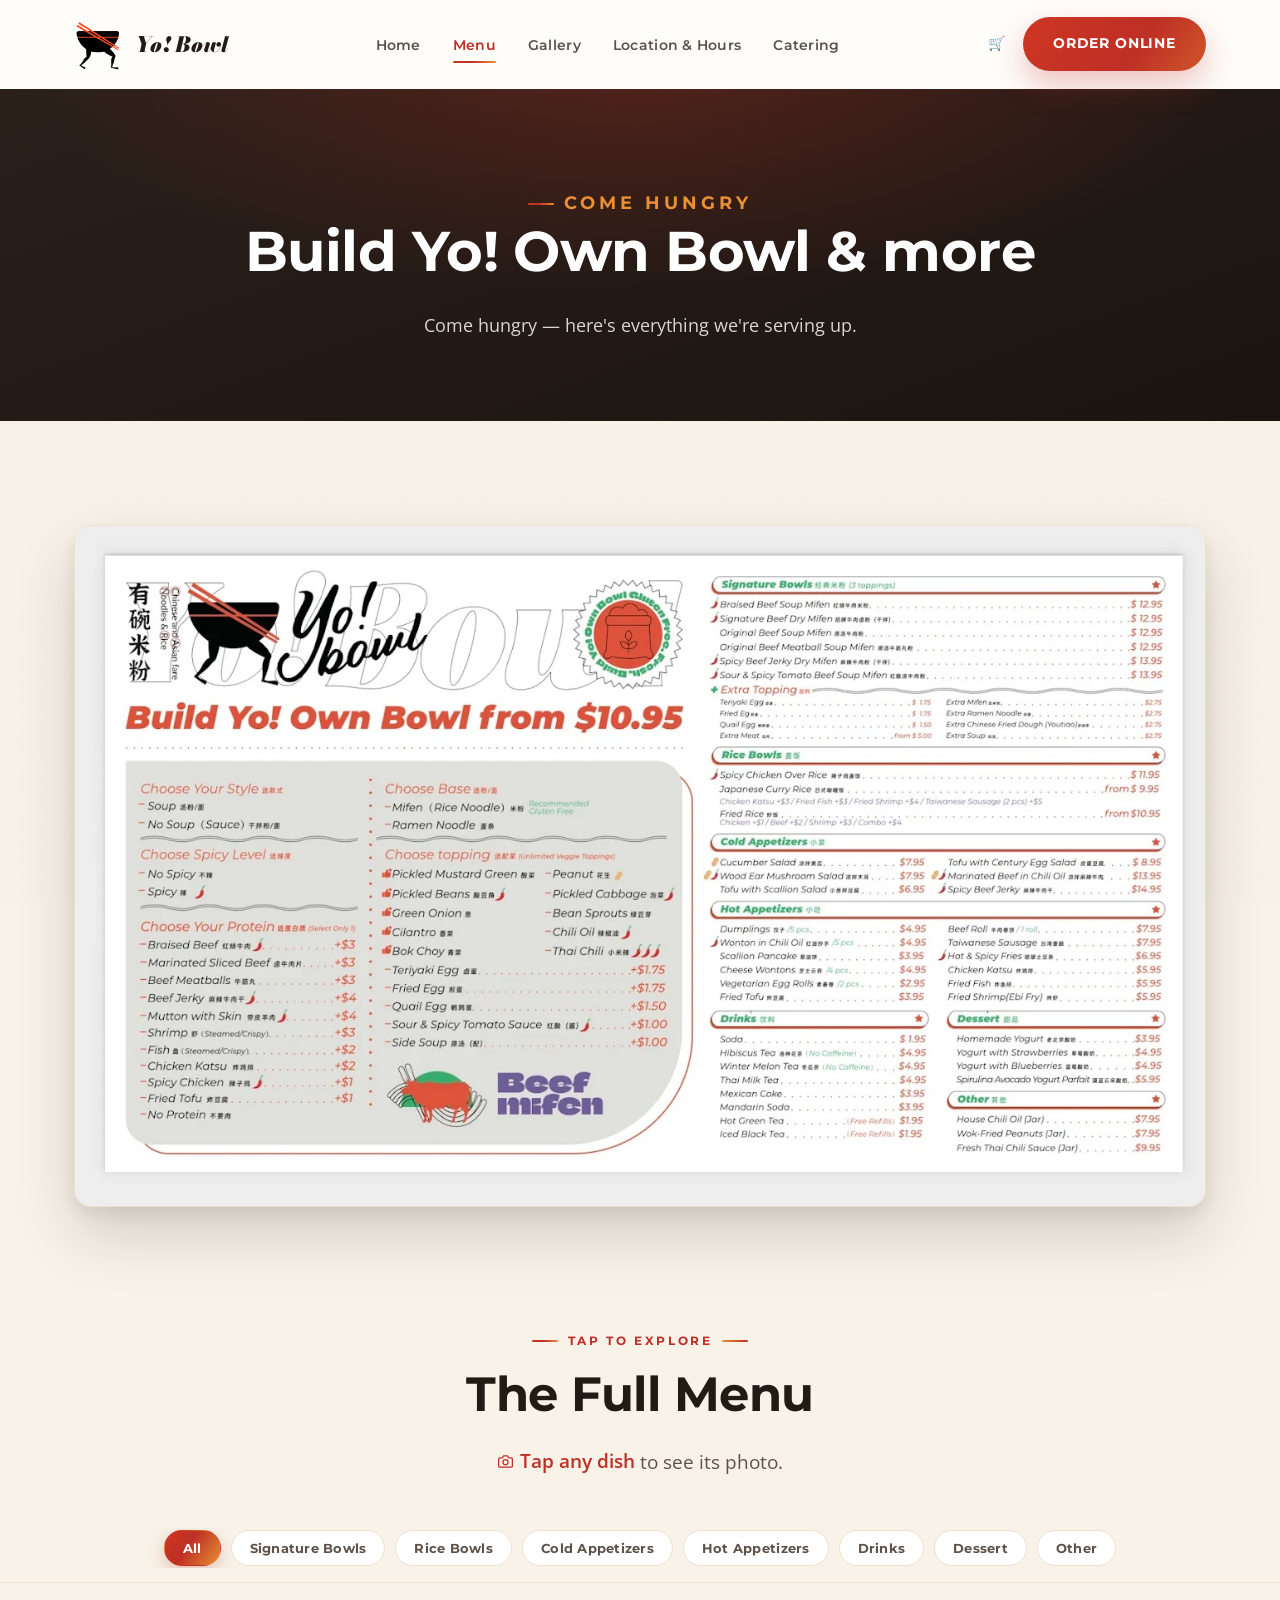
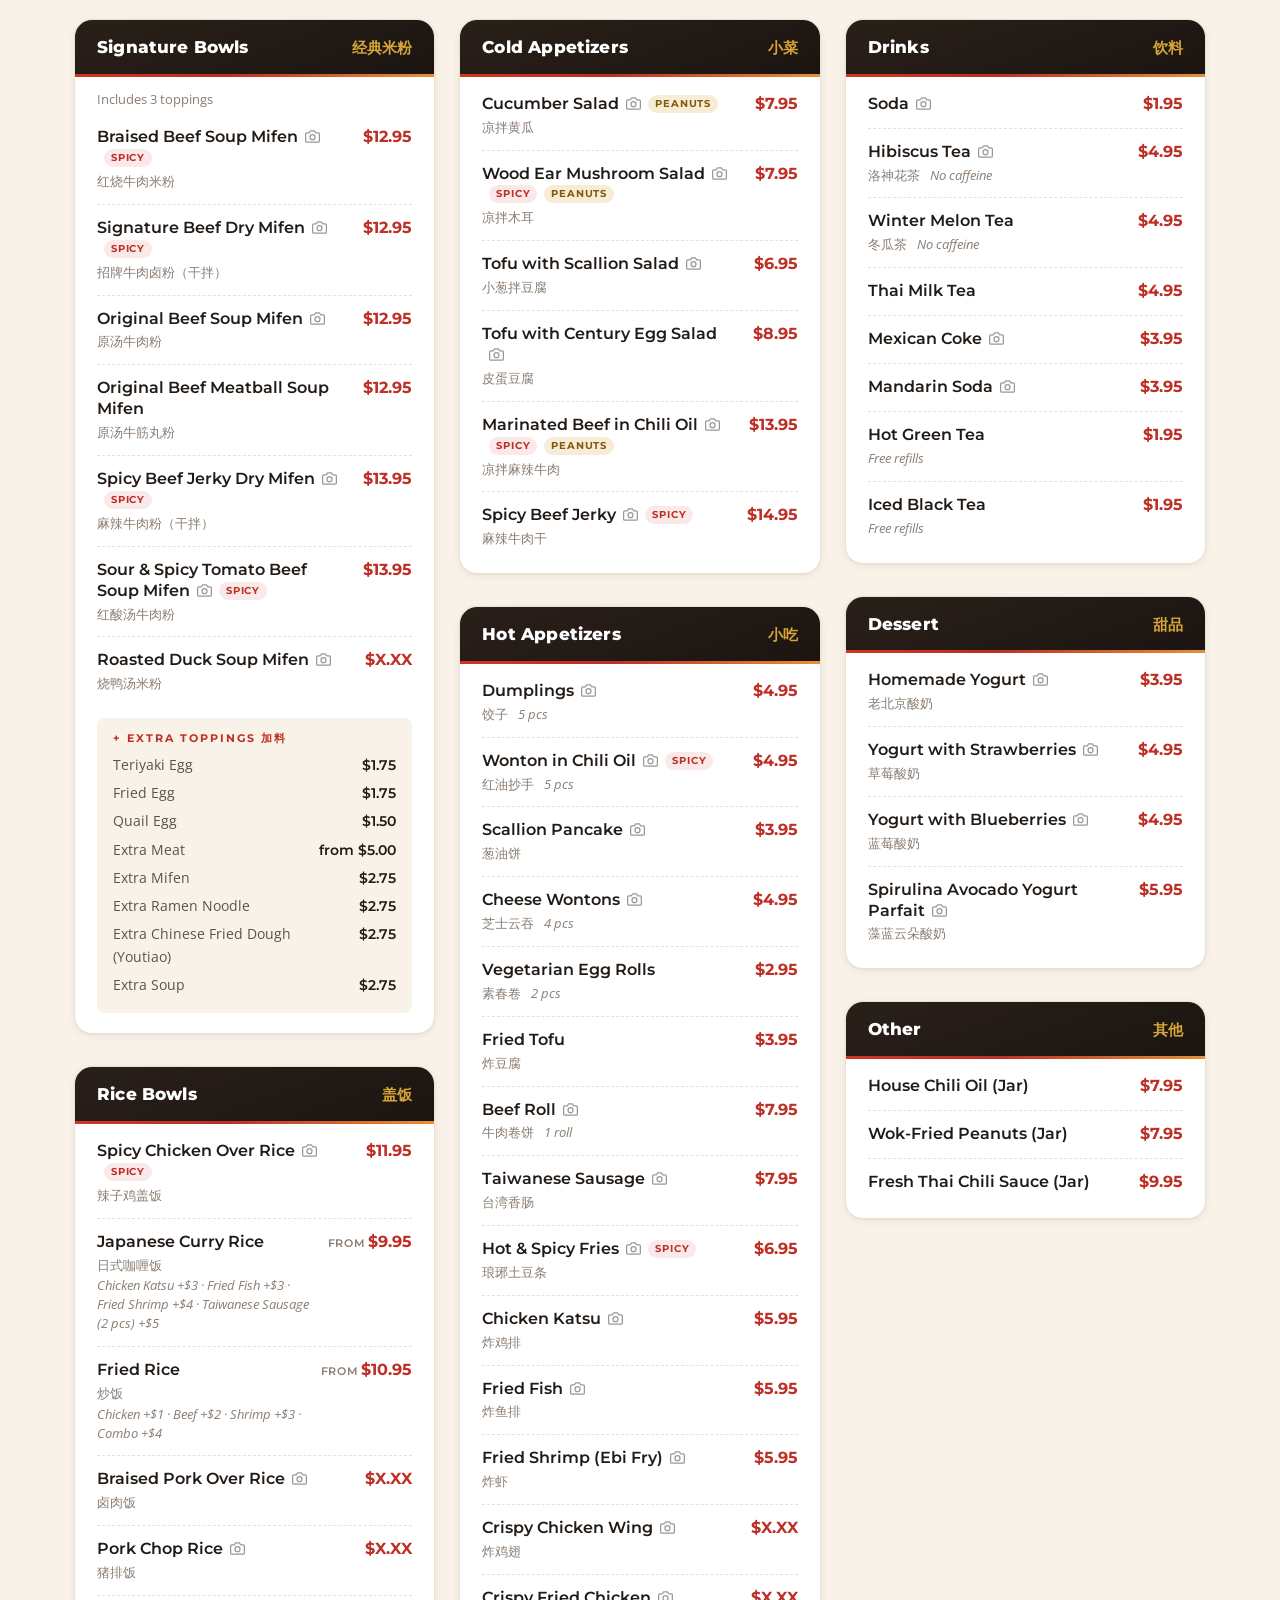
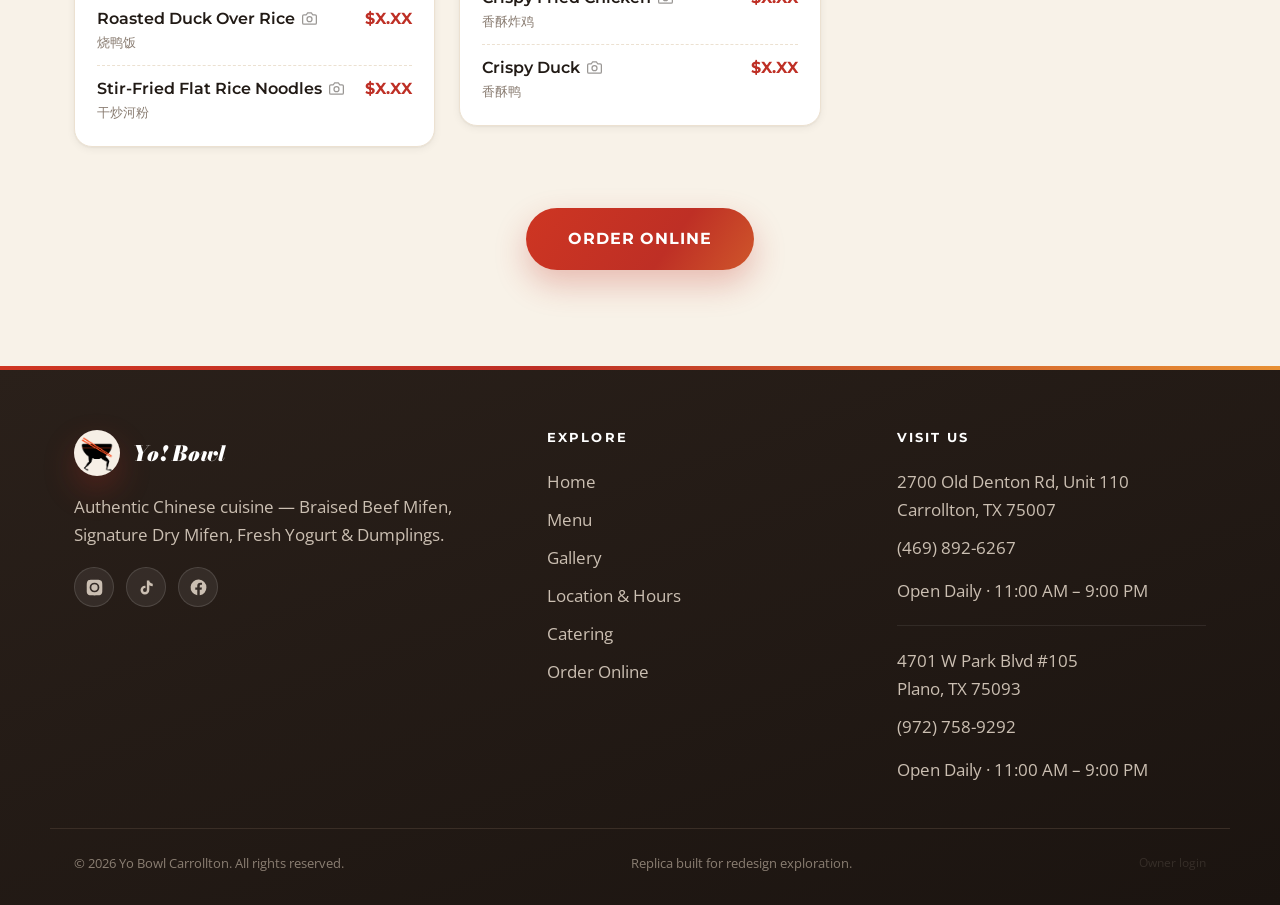
<file: Menu.html>
<!DOCTYPE html>
<html lang="en">
<head>
<meta charset="UTF-8">
<meta name="viewport" content="width=device-width, initial-scale=1">
<title>Menu | Yo Bowl Carrollton — Build Yo! Own Bowl &amp; Mifen</title>
<meta name="description" content="Browse the full Yo Bowl Carrollton menu — Build Yo! Own Bowl, signature Mifen bowls, appetizers, drinks, desserts and our new Yo! Bowl Snacks. Order online for carryout.">
<link rel="canonical" href="https://www.yobowl.com/Menu.html">

<!-- Open Graph / Facebook -->
<meta property="og:type" content="website">
<meta property="og:site_name" content="Yo Bowl Carrollton">
<meta property="og:locale" content="en_US">
<meta property="og:url" content="https://www.yobowl.com/Menu.html">
<meta property="og:title" content="Menu | Yo Bowl Carrollton — Build Yo! Own Bowl &amp; Mifen">
<meta property="og:description" content="Build Yo! Own Bowl, signature Mifen bowls, appetizers, drinks, desserts and Yo! Bowl Snacks. Order online for carryout.">
<meta property="og:image" content="https://www.yobowl.com/menu-photo/main-menu.webp">
<meta property="og:image:alt" content="Yo Bowl Carrollton full menu">

<!-- Twitter Card -->
<meta name="twitter:card" content="summary_large_image">
<meta name="twitter:title" content="Menu | Yo Bowl Carrollton">
<meta name="twitter:description" content="Build Yo! Own Bowl, signature Mifen bowls, appetizers and more. Order online for carryout.">
<meta name="twitter:image" content="https://www.yobowl.com/menu-photo/main-menu.webp">
<link rel="preconnect" href="https://fonts.googleapis.com">
<link rel="preconnect" href="https://fonts.gstatic.com" crossorigin>
<link href="https://fonts.googleapis.com/css2?family=Bodoni+Moda:ital,wght@1,700;1,900&family=Montserrat:wght@600;700;800&family=Open+Sans:wght@400;600&display=swap" rel="stylesheet">
<script>document.documentElement.className += ' js';</script>
<link rel="stylesheet" href="css/styles.css?v=6">

<!-- ===== Structured data: Menu (Schema.org JSON-LD) ===== -->
<script type="application/ld+json">
{
  "@context": "https://schema.org",
  "@type": "Menu",
  "@id": "https://www.yobowl.com/#menu",
  "name": "Yo Bowl Carrollton Menu",
  "url": "https://www.yobowl.com/Menu.html",
  "inLanguage": "en-US",
  "hasMenuSection": [
    {
      "@type": "MenuSection",
      "name": "Build Yo! Own Bowl",
      "description": "Customize your own bowl with your choice of base, protein and toppings.",
      "hasMenuItem": [
        { "@type": "MenuItem", "name": "Build Yo! Own Bowl", "description": "Pick your noodles or rice, protein and toppings — add pickled beans, Thai chili, fried egg and more." }
      ]
    },
    {
      "@type": "MenuSection",
      "name": "Signature Bowls",
      "hasMenuItem": [
        { "@type": "MenuItem", "name": "Braised Beef Mifen", "description": "Tender braised beef over rice noodles in a rich, spicy broth." },
        { "@type": "MenuItem", "name": "Signature Dry Mifen", "description": "Our signature dry-style rice noodles with savory, spicy seasoning." },
        { "@type": "MenuItem", "name": "Dry Mifen with Fish", "description": "Spicy dry rice noodles topped with fish." }
      ]
    },
    {
      "@type": "MenuSection",
      "name": "Appetizers",
      "hasMenuItem": [
        { "@type": "MenuItem", "name": "Dumplings" },
        { "@type": "MenuItem", "name": "Wontons in Chili Oil" },
        { "@type": "MenuItem", "name": "Cucumber Salad" }
      ]
    },
    {
      "@type": "MenuSection",
      "name": "Drinks & Desserts",
      "hasMenuItem": [
        { "@type": "MenuItem", "name": "Fresh Yogurt" },
        { "@type": "MenuItem", "name": "Hibiscus Tea" }
      ]
    },
    {
      "@type": "MenuSection",
      "name": "Yo! Bowl Snacks",
      "description": "Our new lineup of grab-and-go snacks."
    }
  ]
}
</script>
<style>
  /* One photo per row, each scaled to fill the full page width. */
  .menu-board {
    display: flex;
    flex-direction: column;
    gap: 32px;
    margin-top: 8px;
  }
  .menu-board figure { margin: 0; }
  .menu-board img {
    display: block;
    width: 100%;
    height: auto;
    border-radius: var(--radius-lg);
    box-shadow: var(--shadow-lg);
    border: 1px solid var(--line);
  }
  /* Snacks flyer is portrait — show it at 50% width, centered. */
  .menu-board .menu-snacks { width: 50%; margin: 0 auto; }

  /* ===== Browsable menu ===== */
  .menu-browse { padding-top: 16px; }
  .menu-tip { display: inline-flex; align-items: center; gap: 7px; color: var(--accent); font-weight: 600; }
  .menu-tip .photo-icon { opacity: 1; margin: 0; }

  .menu-filter {
    position: sticky; top: 70px; z-index: 40;
    margin-top: 36px; padding: 14px 0;
    background: rgba(248,242,232,.94);
    backdrop-filter: blur(8px); -webkit-backdrop-filter: blur(8px);
    border-bottom: 1px solid var(--line);
  }
  html:not(.js) .menu-filter { display: none; }
  .menu-filter-list { display: flex; gap: 10px; overflow-x: auto; scrollbar-width: none; padding: 2px 0; }
  .menu-filter-list::-webkit-scrollbar { display: none; }
  /* auto margins center the pills without clipping the first one when the row overflows */
  .menu-filter-btn:first-child { margin-left: auto; }
  .menu-filter-btn:last-child { margin-right: auto; }
  .menu-filter-btn {
    flex: 0 0 auto;
    font-family: var(--font-ui); font-weight: 700; font-size: 13px; letter-spacing: .02em;
    padding: 9px 18px; border-radius: 999px;
    border: 1.5px solid var(--line); background: var(--paper); color: var(--ink-soft);
    cursor: pointer;
    transition: color .2s var(--ease), border-color .2s var(--ease), box-shadow .2s var(--ease);
  }
  .menu-filter-btn:hover { color: var(--accent); border-color: rgba(190,47,37,.45); }
  .menu-filter-btn[aria-pressed="true"] {
    background-image: var(--chili-oil); color: #fff; border-color: transparent;
    box-shadow: 0 6px 16px rgba(190,47,37,.26);
  }
  .menu-filter-btn:focus-visible { outline: 2px solid var(--accent); outline-offset: 2px; }

  .menu-cats { columns: 3; column-gap: 24px; padding-top: 36px; text-align: left; }
  .menu-cats.is-filtered { columns: 1; max-width: 760px; margin: 0 auto; }
  .menu-cat {
    break-inside: avoid; display: inline-block; width: 100%; margin-bottom: 24px;
    background: var(--paper); border: 1px solid var(--line);
    border-radius: var(--radius-lg); overflow: hidden; box-shadow: var(--shadow-sm);
  }
  .menu-cat[hidden] { display: none; }
  .menu-cat-head {
    position: relative;
    display: flex; align-items: baseline; justify-content: space-between; gap: 12px;
    padding: 15px 22px 17px;
    background-image: var(--ink-grad); color: #fff;
  }
  .menu-cat-head::after {
    content: ""; position: absolute; left: 0; right: 0; bottom: 0; height: 3px;
    background-image: var(--chili-oil);
  }
  .menu-cat-head h3 { margin: 0; font-size: 17px; font-weight: 800; letter-spacing: .01em; }
  .menu-cat-head .cn { color: var(--gold); font-size: 15px; font-weight: 600; white-space: nowrap; }
  .menu-cat-note { margin: 0; padding: 12px 22px 0; font-size: 13px; color: var(--ink-mute); }
  .menu-list { padding: 4px 22px 12px; }

  .menu-item {
    display: flex; align-items: flex-start; justify-content: space-between; gap: 14px;
    width: 100%; margin: 0; padding: 13px 0;
    background: none; border: 0; border-bottom: 1px dashed var(--line);
    color: inherit; font: inherit; text-align: left; cursor: pointer;
    break-inside: avoid;
  }
  .menu-item:last-child { border-bottom: 0; }
  .menu-item:focus-visible { outline: 2px solid var(--accent); outline-offset: 3px; border-radius: 6px; }
  .menu-item-name { display: block; min-width: 0; }
  .menu-item-en {
    display: block;
    font-family: var(--font-ui); font-weight: 600; font-size: 15.5px; line-height: 1.35;
    color: var(--ink); transition: color .2s var(--ease);
  }
  .menu-item:hover .menu-item-en, .menu-item:focus-visible .menu-item-en { color: var(--accent); }
  .menu-item-meta { display: flex; flex-wrap: wrap; gap: 2px 10px; margin-top: 3px; font-size: 13px; line-height: 1.45; color: var(--ink-mute); }
  .menu-item-note { font-style: italic; }
  .menu-item-price {
    font-family: var(--font-ui); font-weight: 700; font-size: 15.5px; line-height: 1.35;
    color: var(--accent); white-space: nowrap;
  }
  .menu-item-price small, .dish-dialog-price small {
    font-size: 11px; font-weight: 600; letter-spacing: .06em; text-transform: uppercase;
    color: var(--ink-mute); margin-right: 3px;
  }
  .photo-icon {
    display: inline-block; width: 15px; height: 15px; margin-left: 7px; vertical-align: -2px;
    background-color: currentColor; opacity: .45;
    -webkit-mask: url("data:image/svg+xml,%3Csvg xmlns='http://www.w3.org/2000/svg' viewBox='0 0 24 24' fill='none' stroke='black' stroke-width='2' stroke-linecap='round' stroke-linejoin='round'%3E%3Cpath d='M23 19a2 2 0 0 1-2 2H3a2 2 0 0 1-2-2V8a2 2 0 0 1 2-2h4l2-3h6l2 3h4a2 2 0 0 1 2 2z'/%3E%3Ccircle cx='12' cy='13' r='4'/%3E%3C/svg%3E") center / contain no-repeat;
    mask: url("data:image/svg+xml,%3Csvg xmlns='http://www.w3.org/2000/svg' viewBox='0 0 24 24' fill='none' stroke='black' stroke-width='2' stroke-linecap='round' stroke-linejoin='round'%3E%3Cpath d='M23 19a2 2 0 0 1-2 2H3a2 2 0 0 1-2-2V8a2 2 0 0 1 2-2h4l2-3h6l2 3h4a2 2 0 0 1 2 2z'/%3E%3Ccircle cx='12' cy='13' r='4'/%3E%3C/svg%3E") center / contain no-repeat;
  }
  .menu-item:hover .photo-icon { opacity: 1; }
  .menu-flag {
    display: inline-block; margin-left: 7px; padding: 2px 7px; vertical-align: 2px;
    border-radius: 999px;
    font-family: var(--font-ui); font-size: 10px; font-weight: 700; letter-spacing: .08em;
    text-transform: uppercase; line-height: 1.4;
  }
  .menu-flag--spicy { background: rgba(190,47,37,.10); color: var(--accent); }
  .menu-flag--peanut { background: rgba(214,164,55,.20); color: #82590c; }

  .menu-extras { margin: 0 22px 20px; padding: 14px 16px; background: var(--cream); border-radius: var(--radius); }
  .menu-extras h4 {
    margin: 0 0 6px; font-family: var(--font-ui); font-size: 11px; font-weight: 700;
    letter-spacing: .18em; text-transform: uppercase; color: var(--accent);
  }
  .menu-extras ul { list-style: none; margin: 0; padding: 0; font-size: 13.5px; }
  .menu-extras li { display: flex; justify-content: space-between; gap: 12px; padding: 3px 0; color: var(--ink-soft); }
  .menu-extras li span:last-child { font-family: var(--font-ui); font-weight: 600; color: var(--ink); white-space: nowrap; }

  @media (min-width: 760px) {
    .menu-cats.is-filtered .menu-list { columns: 2; column-gap: 36px; }
    .menu-cats.is-filtered .menu-extras ul { columns: 2; column-gap: 36px; }
  }
  @media (max-width: 1024px) { .menu-cats { columns: 2; } }
  @media (max-width: 680px) {
    .menu-cats { columns: 1; }
    .menu-filter { margin-top: 28px; padding: 12px 0; }
    .menu-list { padding: 2px 18px 10px; }
    .menu-cat-head { padding: 14px 18px 16px; }
    .menu-cat-note { padding: 12px 18px 0; }
    .menu-extras { margin: 0 18px 18px; }
  }

  /* ===== Dish photo dialog ===== */
  html.dialog-open { overflow: hidden; scrollbar-gutter: stable; }
  .dish-dialog {
    width: min(520px, calc(100% - 32px)); max-height: calc(100dvh - 32px);
    padding: 0; border: 0; border-radius: var(--radius-lg); overflow: hidden;
    background: var(--paper); color: var(--ink);
    box-shadow: 0 30px 70px rgba(33,26,21,.35);
  }
  .dish-dialog::backdrop { background: rgba(33,26,21,.62); }
  .dish-dialog[open] { animation: dishIn .28s var(--ease); }
  @keyframes dishIn { from { opacity: 0; transform: translateY(14px) scale(.98); } }
  .dish-dialog-inner { position: relative; max-height: inherit; overflow-y: auto; }
  .dish-dialog-close {
    position: absolute; top: 12px; right: 12px; z-index: 2;
    width: 38px; height: 38px; border: 0; border-radius: 50%;
    display: flex; align-items: center; justify-content: center;
    background: rgba(255,255,255,.94); color: var(--ink); box-shadow: var(--shadow-md);
    cursor: pointer; transition: background .2s var(--ease), color .2s var(--ease);
  }
  .dish-dialog-close:hover { background: var(--accent); color: #fff; }
  .dish-dialog-close svg { width: 18px; height: 18px; }
  .dish-dialog-media { position: relative; aspect-ratio: 3 / 2; overflow: hidden; background: var(--cream-deep); }
  /* explicit height, not aspect-ratio + max-height (that shrinks the width too) */
  .dish-dialog-media.is-portrait { aspect-ratio: auto; height: min(58vh, 650px); }
  .dish-photo { width: 100%; height: 100%; object-fit: cover; opacity: 0; transition: opacity .35s var(--ease); }
  .dish-photo.is-loaded { opacity: 1; }
  .dish-dialog-media.is-contain { background: #fff; }
  .dish-dialog-media.is-contain .dish-photo { object-fit: contain; padding: 20px; }
  .dish-dialog-media.is-loading::after {
    content: ""; position: absolute; inset: 0;
    background: linear-gradient(100deg, transparent 30%, rgba(255,255,255,.55) 50%, transparent 70%);
    background-size: 200% 100%;
    animation: dishShimmer 1.2s linear infinite;
  }
  @keyframes dishShimmer { from { background-position: 150% 0; } to { background-position: -50% 0; } }
  .dish-dialog-placeholder {
    height: 100%; padding: 24px;
    display: flex; flex-direction: column; align-items: center; justify-content: center; gap: 4px;
    text-align: center;
    background: radial-gradient(90% 90% at 50% 40%, #fffaf2 0%, var(--cream-deep) 100%);
  }
  .dish-dialog-placeholder img { width: 84px; height: 84px; object-fit: contain; opacity: .45; margin-bottom: 12px; }
  .dish-dialog-placeholder strong { font-family: var(--font-head); font-size: 20px; color: var(--ink); }
  .dish-dialog-placeholder span { font-size: 14px; color: var(--ink-mute); }
  .dish-dialog-body { padding: 22px 26px 26px; }
  .dish-dialog-cat {
    margin: 0 0 6px; font-family: var(--font-ui); font-size: 11px; font-weight: 700;
    letter-spacing: .2em; text-transform: uppercase; color: var(--accent);
  }
  .dish-dialog-title { display: flex; align-items: baseline; justify-content: space-between; gap: 16px; }
  .dish-dialog-title h3 { margin: 0; font-size: 22px; }
  .dish-dialog-price { font-family: var(--font-ui); font-weight: 800; font-size: 20px; color: var(--accent); white-space: nowrap; }
  .dish-dialog-cn { margin: 4px 0 0; font-size: 15px; color: var(--ink-soft); }
  .dish-dialog-note { margin: 6px 0 0; font-size: 14px; font-style: italic; color: var(--ink-mute); }
  .dish-dialog-cn:empty, .dish-dialog-note:empty, .dish-dialog-flags:empty { display: none; }
  .dish-dialog-flags { display: flex; flex-wrap: wrap; gap: 6px; margin-top: 10px; }
  .dish-dialog-flags .menu-flag { margin-left: 0; }
  .dish-dialog-body .btn { margin-top: 20px; padding: 12px 24px; font-size: 13px; }
  @media (prefers-reduced-motion: reduce) {
    .dish-dialog[open], .dish-dialog-media.is-loading::after { animation: none; }
    .dish-photo { transition: none; }
  }
</style>
</head>
<body>

<header class="site-header">
  <div class="wrap header-inner">
    <a class="brand" href="index.html">
      <span class="brand-mark"><img src="logo.png" alt="Yo Bowl logo"></span>
      <span class="brand-name">Yo! Bowl</span>
    </a>
    <nav class="main-nav" id="nav">
      <ul>
        <li><a href="index.html">Home</a></li>
        <li><a class="active" href="Menu.html">Menu</a></li>
        <li><a href="Gallery.html">Gallery</a></li>
        <li><a href="Location.html">Location &amp; Hours</a></li>
        <li><a href="Catering.html">Catering</a></li>
        </ul>
    </nav>
    <div class="header-actions">
      <a class="cart-link" href="#" data-order-toggle>🛒</a>
      <a class="btn" href="#" data-order-toggle>Order Online</a>
      <button class="nav-toggle" id="navToggle" aria-label="Menu"><span></span><span></span><span></span></button>
    </div>
  </div>
</header>

<div class="page-head" data-screen-label="Menu page head">
  <p class="section-eyebrow">Come Hungry</p>
  <h1>Build Yo! Own Bowl &amp; more</h1>
  <p>Come hungry — here's everything we're serving up.</p>
</div>

<section data-screen-label="Menu">
  <div class="wrap center">
    <div class="menu-board">
      <figure class="menu-main" data-reveal>
        <img src="menu-photo/main-menu.webp" alt="Yo Bowl Carrollton full menu — Build Yo! Own Bowl, signature bowls, appetizers, drinks and desserts" fetchpriority="high" decoding="async">
      </figure>
    </div>
  </div>
</section>

<section class="menu-browse" id="full-menu" data-screen-label="Full menu">
  <div class="wrap center" data-reveal>
    <p class="section-eyebrow">Tap To Explore</p>
    <h2 class="section-title">The Full Menu</h2>
    <p class="section-lead"><span class="menu-tip"><span class="photo-icon" aria-hidden="true"></span>Tap any dish</span> to see its photo.</p>
  </div>

  <div class="menu-filter">
    <div class="wrap">
      <div class="menu-filter-list" role="group" aria-label="Filter menu by category">
        <button type="button" class="menu-filter-btn" data-filter="all" aria-pressed="true">All</button>
        <button type="button" class="menu-filter-btn" data-filter="signature-bowls" aria-pressed="false">Signature Bowls</button>
        <button type="button" class="menu-filter-btn" data-filter="rice-bowls" aria-pressed="false">Rice Bowls</button>
        <button type="button" class="menu-filter-btn" data-filter="cold-appetizers" aria-pressed="false">Cold Appetizers</button>
        <button type="button" class="menu-filter-btn" data-filter="hot-appetizers" aria-pressed="false">Hot Appetizers</button>
        <button type="button" class="menu-filter-btn" data-filter="drinks" aria-pressed="false">Drinks</button>
        <button type="button" class="menu-filter-btn" data-filter="dessert" aria-pressed="false">Dessert</button>
        <button type="button" class="menu-filter-btn" data-filter="other" aria-pressed="false">Other</button>
      </div>
    </div>
  </div>

  <div class="wrap">
    <!-- Each dish is a button; data-photo points at its picture in menu-photo/menu-dish-photo/.
         Leave data-photo off and the dialog shows "Picture coming soon". -->
    <div class="menu-cats" data-reveal>

      <div class="menu-cat" id="signature-bowls">
        <div class="menu-cat-head"><h3>Signature Bowls</h3><span class="cn" lang="zh">经典米粉</span></div>
        <p class="menu-cat-note">Includes 3 toppings</p>
        <div class="menu-list">
          <button type="button" class="menu-item" data-photo="menu-photo/menu-dish-photo/Braised Beef Soup Mifen.jpg">
            <span class="menu-item-name"><span class="menu-item-en">Braised Beef Soup Mifen<span class="menu-flag menu-flag--spicy">Spicy</span></span><span class="menu-item-meta"><span class="menu-item-cn" lang="zh">红烧牛肉米粉</span></span></span>
            <span class="menu-item-price">$12.95</span>
          </button>
          <button type="button" class="menu-item" data-photo="menu-photo/menu-dish-photo/Signature Beef Dry Mifen.jpg">
            <span class="menu-item-name"><span class="menu-item-en">Signature Beef Dry Mifen<span class="menu-flag menu-flag--spicy">Spicy</span></span><span class="menu-item-meta"><span class="menu-item-cn" lang="zh">招牌牛肉卤粉（干拌）</span></span></span>
            <span class="menu-item-price">$12.95</span>
          </button>
          <button type="button" class="menu-item" data-photo="menu-photo/menu-dish-photo/Original Beef Soup Mifen.jpg">
            <span class="menu-item-name"><span class="menu-item-en">Original Beef Soup Mifen</span><span class="menu-item-meta"><span class="menu-item-cn" lang="zh">原汤牛肉粉</span></span></span>
            <span class="menu-item-price">$12.95</span>
          </button>
          <button type="button" class="menu-item">
            <span class="menu-item-name"><span class="menu-item-en">Original Beef Meatball Soup Mifen</span><span class="menu-item-meta"><span class="menu-item-cn" lang="zh">原汤牛筋丸粉</span></span></span>
            <span class="menu-item-price">$12.95</span>
          </button>
          <button type="button" class="menu-item" data-photo="menu-photo/menu-dish-photo/Spicy Beef Jerky Dry Mifen_Ramen.jpg">
            <span class="menu-item-name"><span class="menu-item-en">Spicy Beef Jerky Dry Mifen<span class="menu-flag menu-flag--spicy">Spicy</span></span><span class="menu-item-meta"><span class="menu-item-cn" lang="zh">麻辣牛肉粉（干拌）</span></span></span>
            <span class="menu-item-price">$13.95</span>
          </button>
          <button type="button" class="menu-item" data-photo="menu-photo/menu-dish-photo/Sour &amp; Spicy Beef Soup Mifen.jpg">
            <span class="menu-item-name"><span class="menu-item-en">Sour &amp; Spicy Tomato Beef Soup Mifen<span class="menu-flag menu-flag--spicy">Spicy</span></span><span class="menu-item-meta"><span class="menu-item-cn" lang="zh">红酸汤牛肉粉</span></span></span>
            <span class="menu-item-price">$13.95</span>
          </button>
          <button type="button" class="menu-item" data-photo="menu-photo/menu-dish-photo/Roasted Duck Soup Mifen.jpg">
            <span class="menu-item-name"><span class="menu-item-en">Roasted Duck Soup Mifen</span><span class="menu-item-meta"><span class="menu-item-cn" lang="zh">烧鸭汤米粉</span></span></span>
            <span class="menu-item-price">$X.XX</span>
          </button>
        </div>
        <div class="menu-extras">
          <h4>+ Extra Toppings <span lang="zh">加料</span></h4>
          <ul>
            <li><span>Teriyaki Egg</span><span>$1.75</span></li>
            <li><span>Fried Egg</span><span>$1.75</span></li>
            <li><span>Quail Egg</span><span>$1.50</span></li>
            <li><span>Extra Meat</span><span>from $5.00</span></li>
            <li><span>Extra Mifen</span><span>$2.75</span></li>
            <li><span>Extra Ramen Noodle</span><span>$2.75</span></li>
            <li><span>Extra Chinese Fried Dough (Youtiao)</span><span>$2.75</span></li>
            <li><span>Extra Soup</span><span>$2.75</span></li>
          </ul>
        </div>
      </div>

      <div class="menu-cat" id="rice-bowls">
        <div class="menu-cat-head"><h3>Rice Bowls</h3><span class="cn" lang="zh">盖饭</span></div>
        <div class="menu-list">
          <button type="button" class="menu-item" data-photo="menu-photo/menu-dish-photo/Spicy Chicken Over Rice.jpg">
            <span class="menu-item-name"><span class="menu-item-en">Spicy Chicken Over Rice<span class="menu-flag menu-flag--spicy">Spicy</span></span><span class="menu-item-meta"><span class="menu-item-cn" lang="zh">辣子鸡盖饭</span></span></span>
            <span class="menu-item-price">$11.95</span>
          </button>
          <button type="button" class="menu-item">
            <span class="menu-item-name"><span class="menu-item-en">Japanese Curry Rice</span><span class="menu-item-meta"><span class="menu-item-cn" lang="zh">日式咖喱饭</span><span class="menu-item-note">Chicken Katsu +$3 · Fried Fish +$3 · Fried Shrimp +$4 · Taiwanese Sausage (2 pcs) +$5</span></span></span>
            <span class="menu-item-price"><small>from</small>$9.95</span>
          </button>
          <button type="button" class="menu-item">
            <span class="menu-item-name"><span class="menu-item-en">Fried Rice</span><span class="menu-item-meta"><span class="menu-item-cn" lang="zh">炒饭</span><span class="menu-item-note">Chicken +$1 · Beef +$2 · Shrimp +$3 · Combo +$4</span></span></span>
            <span class="menu-item-price"><small>from</small>$10.95</span>
          </button>
          <button type="button" class="menu-item" data-photo="menu-photo/menu-dish-photo/Braised Pork Over Rice.jpg">
            <span class="menu-item-name"><span class="menu-item-en">Braised Pork Over Rice</span><span class="menu-item-meta"><span class="menu-item-cn" lang="zh">卤肉饭</span></span></span>
            <span class="menu-item-price">$X.XX</span>
          </button>
          <button type="button" class="menu-item" data-photo="menu-photo/menu-dish-photo/Pork Chop Rice.jpg">
            <span class="menu-item-name"><span class="menu-item-en">Pork Chop Rice</span><span class="menu-item-meta"><span class="menu-item-cn" lang="zh">猪排饭</span></span></span>
            <span class="menu-item-price">$X.XX</span>
          </button>
          <button type="button" class="menu-item" data-photo="menu-photo/menu-dish-photo/Roasted Duck Over Rice.jpg">
            <span class="menu-item-name"><span class="menu-item-en">Roasted Duck Over Rice</span><span class="menu-item-meta"><span class="menu-item-cn" lang="zh">烧鸭饭</span></span></span>
            <span class="menu-item-price">$X.XX</span>
          </button>
          <button type="button" class="menu-item" data-photo="menu-photo/menu-dish-photo/Stir-Fried Flat Rice Noodles.jpg">
            <span class="menu-item-name"><span class="menu-item-en">Stir-Fried Flat Rice Noodles</span><span class="menu-item-meta"><span class="menu-item-cn" lang="zh">干炒河粉</span></span></span>
            <span class="menu-item-price">$X.XX</span>
          </button>
        </div>
      </div>

      <div class="menu-cat" id="cold-appetizers">
        <div class="menu-cat-head"><h3>Cold Appetizers</h3><span class="cn" lang="zh">小菜</span></div>
        <div class="menu-list">
          <button type="button" class="menu-item" data-photo="menu-photo/menu-dish-photo/Cucumber Salad.jpg">
            <span class="menu-item-name"><span class="menu-item-en">Cucumber Salad<span class="menu-flag menu-flag--peanut">Peanuts</span></span><span class="menu-item-meta"><span class="menu-item-cn" lang="zh">凉拌黄瓜</span></span></span>
            <span class="menu-item-price">$7.95</span>
          </button>
          <button type="button" class="menu-item" data-photo="menu-photo/menu-dish-photo/Wood Ear Mushroom Salad.jpg">
            <span class="menu-item-name"><span class="menu-item-en">Wood Ear Mushroom Salad<span class="menu-flag menu-flag--spicy">Spicy</span><span class="menu-flag menu-flag--peanut">Peanuts</span></span><span class="menu-item-meta"><span class="menu-item-cn" lang="zh">凉拌木耳</span></span></span>
            <span class="menu-item-price">$7.95</span>
          </button>
          <button type="button" class="menu-item" data-photo="menu-photo/menu-dish-photo/Tofu with Scallion Salad.jpg">
            <span class="menu-item-name"><span class="menu-item-en">Tofu with Scallion Salad</span><span class="menu-item-meta"><span class="menu-item-cn" lang="zh">小葱拌豆腐</span></span></span>
            <span class="menu-item-price">$6.95</span>
          </button>
          <button type="button" class="menu-item" data-photo="menu-photo/menu-dish-photo/Tofu with Century Egg Salad.jpg">
            <span class="menu-item-name"><span class="menu-item-en">Tofu with Century Egg Salad</span><span class="menu-item-meta"><span class="menu-item-cn" lang="zh">皮蛋豆腐</span></span></span>
            <span class="menu-item-price">$8.95</span>
          </button>
          <button type="button" class="menu-item" data-photo="menu-photo/menu-dish-photo/Beef in Spicy Chili Oil.jpg">
            <span class="menu-item-name"><span class="menu-item-en">Marinated Beef in Chili Oil<span class="menu-flag menu-flag--spicy">Spicy</span><span class="menu-flag menu-flag--peanut">Peanuts</span></span><span class="menu-item-meta"><span class="menu-item-cn" lang="zh">凉拌麻辣牛肉</span></span></span>
            <span class="menu-item-price">$13.95</span>
          </button>
          <button type="button" class="menu-item" data-photo="menu-photo/menu-dish-photo/Hunan Style Beef Jerky.jpg">
            <span class="menu-item-name"><span class="menu-item-en">Spicy Beef Jerky<span class="menu-flag menu-flag--spicy">Spicy</span></span><span class="menu-item-meta"><span class="menu-item-cn" lang="zh">麻辣牛肉干</span></span></span>
            <span class="menu-item-price">$14.95</span>
          </button>
        </div>
      </div>

      <div class="menu-cat" id="hot-appetizers">
        <div class="menu-cat-head"><h3>Hot Appetizers</h3><span class="cn" lang="zh">小吃</span></div>
        <div class="menu-list">
          <button type="button" class="menu-item" data-photo="menu-photo/menu-dish-photo/Dumplings.jpg">
            <span class="menu-item-name"><span class="menu-item-en">Dumplings</span><span class="menu-item-meta"><span class="menu-item-cn" lang="zh">饺子</span><span class="menu-item-note">5 pcs</span></span></span>
            <span class="menu-item-price">$4.95</span>
          </button>
          <button type="button" class="menu-item" data-photo="menu-photo/menu-dish-photo/Wonton in Chili Oil.jpg">
            <span class="menu-item-name"><span class="menu-item-en">Wonton in Chili Oil<span class="menu-flag menu-flag--spicy">Spicy</span></span><span class="menu-item-meta"><span class="menu-item-cn" lang="zh">红油抄手</span><span class="menu-item-note">5 pcs</span></span></span>
            <span class="menu-item-price">$4.95</span>
          </button>
          <button type="button" class="menu-item" data-photo="menu-photo/menu-dish-photo/Scallion Pancake.jpg">
            <span class="menu-item-name"><span class="menu-item-en">Scallion Pancake</span><span class="menu-item-meta"><span class="menu-item-cn" lang="zh">葱油饼</span></span></span>
            <span class="menu-item-price">$3.95</span>
          </button>
          <button type="button" class="menu-item" data-photo="menu-photo/menu-dish-photo/Cheese Wonton.jpg">
            <span class="menu-item-name"><span class="menu-item-en">Cheese Wontons</span><span class="menu-item-meta"><span class="menu-item-cn" lang="zh">芝士云吞</span><span class="menu-item-note">4 pcs</span></span></span>
            <span class="menu-item-price">$4.95</span>
          </button>
          <button type="button" class="menu-item">
            <span class="menu-item-name"><span class="menu-item-en">Vegetarian Egg Rolls</span><span class="menu-item-meta"><span class="menu-item-cn" lang="zh">素春卷</span><span class="menu-item-note">2 pcs</span></span></span>
            <span class="menu-item-price">$2.95</span>
          </button>
          <button type="button" class="menu-item">
            <span class="menu-item-name"><span class="menu-item-en">Fried Tofu</span><span class="menu-item-meta"><span class="menu-item-cn" lang="zh">炸豆腐</span></span></span>
            <span class="menu-item-price">$3.95</span>
          </button>
          <button type="button" class="menu-item" data-photo="menu-photo/menu-dish-photo/Beef Roll.jpg">
            <span class="menu-item-name"><span class="menu-item-en">Beef Roll</span><span class="menu-item-meta"><span class="menu-item-cn" lang="zh">牛肉卷饼</span><span class="menu-item-note">1 roll</span></span></span>
            <span class="menu-item-price">$7.95</span>
          </button>
          <button type="button" class="menu-item" data-photo="menu-photo/menu-dish-photo/Taiwanese Sausage.jpg">
            <span class="menu-item-name"><span class="menu-item-en">Taiwanese Sausage</span><span class="menu-item-meta"><span class="menu-item-cn" lang="zh">台湾香肠</span></span></span>
            <span class="menu-item-price">$7.95</span>
          </button>
          <button type="button" class="menu-item" data-photo="menu-photo/menu-dish-photo/Hot and Spicy Fries.jpg">
            <span class="menu-item-name"><span class="menu-item-en">Hot &amp; Spicy Fries<span class="menu-flag menu-flag--spicy">Spicy</span></span><span class="menu-item-meta"><span class="menu-item-cn" lang="zh">琅琊土豆条</span></span></span>
            <span class="menu-item-price">$6.95</span>
          </button>
          <button type="button" class="menu-item" data-photo="menu-photo/menu-dish-photo/Chicken Katsu.jpg">
            <span class="menu-item-name"><span class="menu-item-en">Chicken Katsu</span><span class="menu-item-meta"><span class="menu-item-cn" lang="zh">炸鸡排</span></span></span>
            <span class="menu-item-price">$5.95</span>
          </button>
          <button type="button" class="menu-item" data-photo="menu-photo/menu-dish-photo/Fried Fish.jpg">
            <span class="menu-item-name"><span class="menu-item-en">Fried Fish</span><span class="menu-item-meta"><span class="menu-item-cn" lang="zh">炸鱼排</span></span></span>
            <span class="menu-item-price">$5.95</span>
          </button>
          <button type="button" class="menu-item" data-photo="menu-photo/menu-dish-photo/Fried Shrimp(Ebi Fry).jpg">
            <span class="menu-item-name"><span class="menu-item-en">Fried Shrimp (Ebi Fry)</span><span class="menu-item-meta"><span class="menu-item-cn" lang="zh">炸虾</span></span></span>
            <span class="menu-item-price">$5.95</span>
          </button>
          <button type="button" class="menu-item" data-photo="menu-photo/menu-dish-photo/Crispy Chicken Wing.jpg">
            <span class="menu-item-name"><span class="menu-item-en">Crispy Chicken Wing</span><span class="menu-item-meta"><span class="menu-item-cn" lang="zh">炸鸡翅</span></span></span>
            <span class="menu-item-price">$X.XX</span>
          </button>
          <button type="button" class="menu-item" data-photo="menu-photo/menu-dish-photo/Crispy Fried Chicken.jpg">
            <span class="menu-item-name"><span class="menu-item-en">Crispy Fried Chicken</span><span class="menu-item-meta"><span class="menu-item-cn" lang="zh">香酥炸鸡</span></span></span>
            <span class="menu-item-price">$X.XX</span>
          </button>
          <button type="button" class="menu-item" data-photo="menu-photo/menu-dish-photo/Crispy Duck.jpg">
            <span class="menu-item-name"><span class="menu-item-en">Crispy Duck</span><span class="menu-item-meta"><span class="menu-item-cn" lang="zh">香酥鸭</span></span></span>
            <span class="menu-item-price">$X.XX</span>
          </button>
        </div>
      </div>

      <div class="menu-cat" id="drinks">
        <div class="menu-cat-head"><h3>Drinks</h3><span class="cn" lang="zh">饮料</span></div>
        <div class="menu-list">
          <button type="button" class="menu-item" data-photo="menu-photo/menu-dish-photo/Soda.jpg" data-photo-fit="contain">
            <span class="menu-item-name"><span class="menu-item-en">Soda</span></span>
            <span class="menu-item-price">$1.95</span>
          </button>
          <button type="button" class="menu-item" data-photo="menu-photo/menu-dish-photo/Hibiscus Tea.jpg">
            <span class="menu-item-name"><span class="menu-item-en">Hibiscus Tea</span><span class="menu-item-meta"><span class="menu-item-cn" lang="zh">洛神花茶</span><span class="menu-item-note">No caffeine</span></span></span>
            <span class="menu-item-price">$4.95</span>
          </button>
          <button type="button" class="menu-item">
            <span class="menu-item-name"><span class="menu-item-en">Winter Melon Tea</span><span class="menu-item-meta"><span class="menu-item-cn" lang="zh">冬瓜茶</span><span class="menu-item-note">No caffeine</span></span></span>
            <span class="menu-item-price">$4.95</span>
          </button>
          <button type="button" class="menu-item">
            <span class="menu-item-name"><span class="menu-item-en">Thai Milk Tea</span></span>
            <span class="menu-item-price">$4.95</span>
          </button>
          <button type="button" class="menu-item" data-photo="menu-photo/menu-dish-photo/Mexican Coke.jpg" data-photo-fit="contain">
            <span class="menu-item-name"><span class="menu-item-en">Mexican Coke</span></span>
            <span class="menu-item-price">$3.95</span>
          </button>
          <button type="button" class="menu-item" data-photo="menu-photo/menu-dish-photo/Mandarin Soda.jpg" data-photo-fit="contain">
            <span class="menu-item-name"><span class="menu-item-en">Mandarin Soda</span></span>
            <span class="menu-item-price">$3.95</span>
          </button>
          <button type="button" class="menu-item">
            <span class="menu-item-name"><span class="menu-item-en">Hot Green Tea</span><span class="menu-item-meta"><span class="menu-item-note">Free refills</span></span></span>
            <span class="menu-item-price">$1.95</span>
          </button>
          <button type="button" class="menu-item">
            <span class="menu-item-name"><span class="menu-item-en">Iced Black Tea</span><span class="menu-item-meta"><span class="menu-item-note">Free refills</span></span></span>
            <span class="menu-item-price">$1.95</span>
          </button>
        </div>
      </div>

      <div class="menu-cat" id="dessert">
        <div class="menu-cat-head"><h3>Dessert</h3><span class="cn" lang="zh">甜品</span></div>
        <div class="menu-list">
          <button type="button" class="menu-item" data-photo="menu-photo/menu-dish-photo/Homemade Yogurt.jpg">
            <span class="menu-item-name"><span class="menu-item-en">Homemade Yogurt</span><span class="menu-item-meta"><span class="menu-item-cn" lang="zh">老北京酸奶</span></span></span>
            <span class="menu-item-price">$3.95</span>
          </button>
          <button type="button" class="menu-item" data-photo="menu-photo/menu-dish-photo/Yogurt with Strawberries.jpg">
            <span class="menu-item-name"><span class="menu-item-en">Yogurt with Strawberries</span><span class="menu-item-meta"><span class="menu-item-cn" lang="zh">草莓酸奶</span></span></span>
            <span class="menu-item-price">$4.95</span>
          </button>
          <button type="button" class="menu-item" data-photo="menu-photo/menu-dish-photo/Yogurt with Blueberries.jpg">
            <span class="menu-item-name"><span class="menu-item-en">Yogurt with Blueberries</span><span class="menu-item-meta"><span class="menu-item-cn" lang="zh">蓝莓酸奶</span></span></span>
            <span class="menu-item-price">$4.95</span>
          </button>
          <button type="button" class="menu-item" data-photo="menu-photo/menu-dish-photo/Spiralina Yogurt Parfait.jpg">
            <span class="menu-item-name"><span class="menu-item-en">Spirulina Avocado Yogurt Parfait</span><span class="menu-item-meta"><span class="menu-item-cn" lang="zh">藻蓝云朵酸奶</span></span></span>
            <span class="menu-item-price">$5.95</span>
          </button>
        </div>
      </div>

      <div class="menu-cat" id="other">
        <div class="menu-cat-head"><h3>Other</h3><span class="cn" lang="zh">其他</span></div>
        <div class="menu-list">
          <button type="button" class="menu-item">
            <span class="menu-item-name"><span class="menu-item-en">House Chili Oil (Jar)</span></span>
            <span class="menu-item-price">$7.95</span>
          </button>
          <button type="button" class="menu-item">
            <span class="menu-item-name"><span class="menu-item-en">Wok-Fried Peanuts (Jar)</span></span>
            <span class="menu-item-price">$7.95</span>
          </button>
          <button type="button" class="menu-item">
            <span class="menu-item-name"><span class="menu-item-en">Fresh Thai Chili Sauce (Jar)</span></span>
            <span class="menu-item-price">$9.95</span>
          </button>
        </div>
      </div>

    </div>

    <div class="center" style="margin-top:28px" data-reveal>
      <a class="btn btn--lg" href="#" data-order-toggle>Order Online</a>
    </div>
  </div>
</section>

<footer class="site-footer">
  <div class="wrap footer-grid">
    <div>
      <div class="footer-brand">
        <span class="brand-mark"><img src="logo.png" alt="Yo Bowl logo"></span>
        <span class="brand-name" style="color:#fff">Yo! Bowl</span>
      </div>
      <p>Authentic Chinese cuisine — Braised Beef Mifen, Signature Dry Mifen, Fresh Yogurt &amp; Dumplings.</p>
      <div class="footer-social">
        <a href="https://www.instagram.com/yobowl.us/" target="_blank" rel="noopener" aria-label="Instagram"><svg viewBox="0 0 24 24" fill="currentColor" aria-hidden="true"><path d="M12 2.2c3.2 0 3.6 0 4.9.07 1.2.05 1.8.25 2.2.42.6.2 1 .5 1.4.9.4.4.7.8.9 1.4.17.4.37 1 .42 2.2.06 1.3.07 1.7.07 4.9s0 3.6-.07 4.9c-.05 1.2-.25 1.8-.42 2.2-.2.6-.5 1-.9 1.4-.4.4-.8.7-1.4.9-.4.17-1 .37-2.2.42-1.3.06-1.7.07-4.9.07s-3.6 0-4.9-.07c-1.2-.05-1.8-.25-2.2-.42-.6-.2-1-.5-1.4-.9-.4-.4-.7-.8-.9-1.4-.17-.4-.37-1-.42-2.2C2.21 15.6 2.2 15.2 2.2 12s0-3.6.07-4.9c.05-1.2.25-1.8.42-2.2.2-.6.5-1 .9-1.4.4-.4.8-.7 1.4-.9.4-.17 1-.37 2.2-.42C8.4 2.21 8.8 2.2 12 2.2zm0 3.65A6.15 6.15 0 1 0 12 18.15 6.15 6.15 0 0 0 12 5.85zm0 10.15A4 4 0 1 1 12 8a4 4 0 0 1 0 8zm6.4-10.4a1.44 1.44 0 1 1-1.44-1.44 1.44 1.44 0 0 1 1.44 1.44z"/></svg></a>
        <a href="https://tiktok.com/@yobowl.us" target="_blank" rel="noopener" aria-label="TikTok"><svg viewBox="0 0 24 24" fill="currentColor" aria-hidden="true"><path d="M16.6 5.82a4.28 4.28 0 0 1-1.05-2.82h-3.1v12.27a2.43 2.43 0 0 1-2.43 2.43 2.43 2.43 0 1 1 .67-4.77V9.74a5.56 5.56 0 0 0-.67-.04 5.55 5.55 0 1 0 5.55 5.55V9.01a7.34 7.34 0 0 0 4.3 1.38V7.28a4.28 4.28 0 0 1-3.27-1.46z"/></svg></a>
        <a href="https://www.facebook.com/yobowl/" target="_blank" rel="noopener" aria-label="Facebook"><svg viewBox="0 0 24 24" fill="currentColor" aria-hidden="true"><path d="M22 12a10 10 0 1 0-11.56 9.88v-6.99H7.9V12h2.54V9.8c0-2.5 1.49-3.89 3.78-3.89 1.09 0 2.24.2 2.24.2v2.46h-1.26c-1.24 0-1.63.77-1.63 1.56V12h2.78l-.44 2.89h-2.34v6.99A10 10 0 0 0 22 12z"/></svg></a>
      </div>
    </div>
    <div>
      <h4>Explore</h4>
      <a href="index.html">Home</a><a href="Menu.html">Menu</a>
      <a href="Gallery.html">Gallery</a>
      <a href="Location.html">Location &amp; Hours</a><a href="Catering.html">Catering</a>
      <a href="#" data-order-toggle>Order Online</a>
    </div>
    <div>
      <h4>Visit Us</h4>
      <div class="footer-location">
        <a href="https://www.google.com/maps/search/?api=1&query=2700+Old+Denton+Rd+Unit+110+Carrollton+TX+75007" target="_blank" rel="noopener">2700 Old Denton Rd, Unit 110<br>Carrollton, TX 75007</a>
        <a href="tel:+14698926267">(469) 892-6267</a>
        <p style="margin:10px 0 0">Open Daily · 11:00 AM – 9:00 PM</p>
      </div>
      <div class="footer-location">
        <a href="https://www.google.com/maps/search/?api=1&query=4701+W+Park+Blvd+%23105+Plano+TX+75093" target="_blank" rel="noopener">4701 W Park Blvd #105<br>Plano, TX 75093</a>
        <a href="tel:+19727589292">(972) 758-9292</a>
        <p style="margin:10px 0 0">Open Daily · 11:00 AM – 9:00 PM</p>
      </div>
    </div>
  </div>
  <div class="wrap footer-bottom">
    <span>© 2026 Yo Bowl Carrollton. All rights reserved.</span>
    <span>Replica built for redesign exploration.</span>
    <a class="owner-login" href="Gallery.html#admin">Owner login</a>
  </div>
</footer>

<dialog class="dish-dialog" id="dishDialog" aria-labelledby="dishDialogTitle">
  <div class="dish-dialog-inner">
    <button type="button" class="dish-dialog-close" data-dialog-close aria-label="Close">
      <svg viewBox="0 0 24 24" fill="none" stroke="currentColor" stroke-width="2.2" stroke-linecap="round" aria-hidden="true"><line x1="6" y1="6" x2="18" y2="18"/><line x1="18" y1="6" x2="6" y2="18"/></svg>
    </button>
    <div class="dish-dialog-media"></div>
    <div class="dish-dialog-body">
      <p class="dish-dialog-cat"></p>
      <div class="dish-dialog-title"><h3 id="dishDialogTitle"></h3><span class="dish-dialog-price"></span></div>
      <p class="dish-dialog-cn" lang="zh"></p>
      <p class="dish-dialog-note"></p>
      <div class="dish-dialog-flags"></div>
      <a class="btn" href="#" data-order-toggle>Order Online</a>
    </div>
  </div>
</dialog>

<script>
  const t = document.getElementById('navToggle');
  const n = document.getElementById('nav');
  t && t.addEventListener('click', () => n.classList.toggle('open'));
</script>
<script src="js/reveal.js?v=1"></script>
<script src="js/external-links.js?v=2"></script>
<script src="js/order-locations.js?v=1"></script>
<script src="js/menu.js?v=2"></script>
</body>
</html>
</file>
<file: css/styles.css>
/* ===== Yo Bowl Carrollton — "Chili Oil & Porcelain" design system ===== */
:root {
  /* Ink / neutrals */
  --ink: #211a15;
  --ink-soft: #5d524a;
  --ink-mute: #8a7d72;
  --cream: #f8f2e8;       /* porcelain */
  --cream-deep: #f1e8d8;
  --paper: #ffffff;
  --line: #ece1d1;

  /* Brand — lacquer red + chili-oil amber + gold */
  --accent: #be2f25;      /* lacquer chili red */
  --accent-dark: #8c1c14;
  --ember: #e89033;       /* chili-oil amber */
  --gold: #d6a437;
  --chili-oil: linear-gradient(125deg, #cf3622 0%, #be2f25 42%, #e89033 100%);
  --ink-grad: linear-gradient(160deg, #2a201a 0%, #1b1410 100%);

  --radius: 8px;
  --radius-lg: 18px;
  --maxw: 1180px;

  /* Layered, warm-tinted shadows */
  --shadow-sm: 0 2px 8px rgba(33,26,21,.06), 0 1px 2px rgba(33,26,21,.05);
  --shadow-md: 0 10px 28px rgba(33,26,21,.10), 0 2px 6px rgba(33,26,21,.06);
  --shadow-lg: 0 28px 60px rgba(33,26,21,.16), 0 8px 18px rgba(33,26,21,.08);
  --shadow-accent: 0 14px 32px rgba(190,47,37,.28);

  --font-head: 'Montserrat', system-ui, sans-serif;
  --font-ui: 'Montserrat', system-ui, sans-serif;
  --font-body: 'Open Sans', system-ui, sans-serif;

  --ease: cubic-bezier(.2,.7,.2,1);
}

* { box-sizing: border-box; }
html { scroll-behavior: smooth; }
/* Safety net: stop any stray element from forcing the page wider than the
   phone screen. `clip` (not `hidden`) so the sticky header keeps working. */
html, body { max-width: 100%; overflow-x: clip; }
body {
  margin: 0;
  font-family: var(--font-body);
  color: var(--ink);
  background: var(--cream);
  line-height: 1.65;
  font-size: 17px;
  -webkit-font-smoothing: antialiased;
  text-rendering: optimizeLegibility;
}
/* Subtle paper grain over everything */
body::before {
  content: "";
  position: fixed; inset: 0;
  pointer-events: none;
  z-index: 1;
  opacity: .035;
  background-image: url("data:image/svg+xml,%3Csvg xmlns='http://www.w3.org/2000/svg' width='160' height='160'%3E%3Cfilter id='n'%3E%3CfeTurbulence type='fractalNoise' baseFrequency='.85' numOctaves='2' stitchTiles='stitch'/%3E%3C/filter%3E%3Crect width='100%25' height='100%25' filter='url(%23n)'/%3E%3C/svg%3E");
}
img { max-width: 100%; display: block; }
a { color: inherit; text-decoration: none; }

h1, h2, h3, h4 {
  font-family: var(--font-head);
  font-weight: 700;
  line-height: 1.15;
  letter-spacing: -.01em;
  margin: 0 0 .5em;
}

.wrap { max-width: var(--maxw); margin: 0 auto; padding: 0 24px; position: relative; }

/* ===== Buttons ===== */
.btn {
  display: inline-flex;
  align-items: center;
  gap: .55em;
  background-image: var(--chili-oil);
  background-size: 160% 160%;
  background-position: 0% 50%;
  color: #fff;
  font-family: var(--font-ui);
  font-weight: 700;
  font-size: 14px;
  letter-spacing: .06em;
  text-transform: uppercase;
  padding: 15px 30px;
  border-radius: 999px;
  border: none;
  cursor: pointer;
  box-shadow: var(--shadow-accent);
  transition: background-position .5s var(--ease), transform .25s var(--ease), box-shadow .25s var(--ease);
}
.btn:hover {
  background-position: 100% 50%;
  transform: translateY(-2px);
  box-shadow: 0 18px 40px rgba(190,47,37,.36);
}
.btn:active { transform: translateY(0); }
.btn--ghost {
  background-image: none;
  background-color: transparent;
  color: var(--accent);
  border: 1.5px solid rgba(190,47,37,.45);
  box-shadow: none;
}
.btn--ghost:hover {
  background-image: none;
  background-color: var(--accent);
  color: #fff;
  border-color: var(--accent);
  box-shadow: var(--shadow-accent);
}
.btn--lg { font-size: 16px; padding: 18px 42px; }

/* ===== Header ===== */
.site-header {
  position: sticky;
  top: 0;
  z-index: 50;
  background: rgba(255,255,255,.82);
  backdrop-filter: saturate(140%) blur(10px);
  -webkit-backdrop-filter: saturate(140%) blur(10px);
  border-bottom: 1px solid transparent;
  transition: box-shadow .3s var(--ease), background .3s var(--ease), border-color .3s var(--ease);
}
.site-header.scrolled {
  background: rgba(255,255,255,.92);
  border-bottom-color: var(--line);
  box-shadow: 0 6px 24px rgba(33,26,21,.07);
}
.header-inner {
  display: flex;
  align-items: center;
  justify-content: space-between;
  gap: 24px;
  height: 88px;
  transition: height .3s var(--ease);
}
.site-header.scrolled .header-inner { height: 70px; }
.brand { display: flex; align-items: center; gap: 13px; }
.brand-mark {
  width: 48px; height: 48px;
  display: grid; place-items: center;
  transition: transform .3s var(--ease);
}
.brand-mark img { width: 100%; height: 100%; object-fit: contain; display: block; }
.footer-brand .brand-mark {
  width: 46px; height: 46px;
  background: #f6efe6; border-radius: 50%; padding: 6px;
  box-shadow: var(--shadow-accent);
}
.brand:hover .brand-mark { transform: rotate(-6deg) scale(1.04); }
.brand-name {
  font-family: "Bodoni Moda", var(--font-head);
  font-style: italic;
  font-weight: 900;
  white-space: nowrap;
  font-size: 21px;
  letter-spacing: -.01em;
  line-height: 1;
}
.brand-name small {
  display: block;
  font-family: var(--font-ui);
  font-size: 10px;
  font-weight: 700;
  letter-spacing: .26em;
  color: var(--accent);
  margin-top: 4px;
  text-transform: uppercase;
}

.main-nav ul {
  display: flex;
  align-items: center;
  gap: 32px;
  list-style: none;
  margin: 0; padding: 0;
}
.main-nav a {
  font-family: var(--font-ui);
  font-weight: 600;
  font-size: 14px;
  letter-spacing: .02em;
  color: var(--ink-soft);
  padding: 6px 0;
  position: relative;
  transition: color .2s var(--ease);
}
.main-nav a::after {
  content: "";
  position: absolute; left: 0; right: 100%; bottom: -3px;
  height: 2px; background-image: var(--chili-oil);
  border-radius: 2px;
  transition: right .3s var(--ease);
}
.main-nav a:hover { color: var(--accent); }
.main-nav a:hover::after, .main-nav a.active::after { right: 0; }
.main-nav a.active { color: var(--accent); }
.header-actions { display: flex; align-items: center; gap: 18px; }
.cart-link {
  display: flex; align-items: center; gap: 7px;
  font-family: var(--font-ui); font-weight: 600; font-size: 14px;
  color: var(--ink-soft);
  transition: color .2s var(--ease);
}
.cart-link:hover { color: var(--accent); }
.cart-badge {
  background: var(--ink); color: #fff;
  font-size: 12px; min-width: 20px; height: 20px;
  border-radius: 10px; padding: 0 6px;
  display: grid; place-items: center;
}
.nav-toggle {
  display: none;
  background: none; border: none; cursor: pointer;
  width: 40px; height: 40px;
  flex-direction: column; justify-content: center; gap: 5px;
}
.nav-toggle span { height: 3px; background: var(--ink); border-radius: 2px; display: block; transition: transform .3s var(--ease), opacity .2s var(--ease); }

/* ===== Hero ===== */
.hero {
  position: relative;
  min-height: 640px;
  display: grid;
  place-items: center;
  text-align: center;
  color: #fff;
  background: #2a211c;
  overflow: hidden;
}
.hero-bg {
  position: absolute; inset: 0;
  width: 100%; height: 100%;
  object-fit: cover;
  transform: scale(1.08);
  animation: heroZoom 18s var(--ease) forwards;
  will-change: transform;
}
@keyframes heroZoom { to { transform: scale(1.16); } }
.hero::after {
  content: "";
  position: absolute; inset: 0;
  background:
    radial-gradient(120% 90% at 50% 18%, rgba(0,0,0,.18), transparent 55%),
    linear-gradient(180deg, rgba(20,12,9,.42) 0%, rgba(20,12,9,.30) 35%, rgba(20,12,9,.78) 100%),
    linear-gradient(120deg, rgba(140,28,20,.28), transparent 60%);
  z-index: 1;
}
.hero-content {
  position: relative;
  z-index: 2;
  padding: 96px 24px;
  max-width: 820px;
}
.hero-logo-plate {
  display: inline-block;
  margin: 0 auto 30px;
  padding: 22px 36px;
  background: rgba(250,244,234,.96);
  border-radius: 22px;
  box-shadow: 0 22px 54px rgba(0,0,0,.45), inset 0 0 0 1px rgba(255,255,255,.6);
}
.hero-logo {
  width: 460px; max-width: 72vw; margin: 0; display: block;
}
.hero .section-eyebrow { color: var(--ember); justify-content: center; display: flex; }
.hero h1 {
  font-size: clamp(40px, 6.6vw, 76px);
  font-weight: 800;
  letter-spacing: -.02em;
  text-shadow: 0 6px 34px rgba(0,0,0,.4);
  margin-bottom: 18px;
}
.hero h1 em {
  font-style: normal;
  color: #ffd9a8;
}
.hero p {
  font-family: var(--font-body);
  font-size: 20px;
  margin: 0 auto 34px;
  max-width: 560px;
  color: rgba(255,255,255,.92);
  text-shadow: 0 2px 16px rgba(0,0,0,.5);
}
.hero-cta { display: flex; gap: 16px; justify-content: center; flex-wrap: wrap; }

/* ===== Sections ===== */
section { padding: 96px 0; position: relative; z-index: 2; }
.section-eyebrow {
  display: inline-flex;
  align-items: center;
  gap: 10px;
  font-family: var(--font-ui);
  font-weight: 700;
  letter-spacing: .22em;
  font-size: 12px;
  text-transform: uppercase;
  color: var(--accent);
  margin-bottom: 16px;
}
.section-eyebrow::before {
  content: "";
  width: 26px; height: 2px;
  background-image: var(--chili-oil);
  border-radius: 2px;
}
.center .section-eyebrow::after {
  content: "";
  width: 26px; height: 2px;
  background-image: linear-gradient(90deg, var(--ember), var(--accent));
  border-radius: 2px;
}
.section-title { font-size: clamp(30px, 4.4vw, 48px); }
.section-lead { color: var(--ink-soft); font-size: 19px; max-width: 620px; margin: 0 auto; }
.center { text-align: center; }
.center .section-eyebrow { justify-content: center; }

.feature {
  display: grid;
  grid-template-columns: 1.05fr 1fr;
  gap: 64px;
  align-items: center;
}
.feature-media { position: relative; }
.feature-media::before {
  content: "";
  position: absolute; inset: 18px -18px -18px 18px;
  border: 2px solid rgba(190,47,37,.30);
  border-radius: var(--radius-lg);
  z-index: 0;
}
.feature-media img {
  position: relative; z-index: 1;
  width: 100%;
  height: 460px;
  object-fit: cover;
  border-radius: var(--radius-lg);
  box-shadow: var(--shadow-lg);
}
.feature img {
  width: 100%;
  height: 460px;
  object-fit: cover;
  border-radius: var(--radius-lg);
  box-shadow: var(--shadow-lg);
}
.feature h2 { font-size: clamp(28px, 3.6vw, 42px); }
.feature p { color: var(--ink-soft); font-size: 18px; margin-bottom: 30px; }

.band { background: var(--paper); }
.band-dark { background-image: var(--ink-grad); color: var(--cream); }
.band-dark .section-title, .band-dark h2 { color: #fff; }

/* ===== Photo grid ===== */
.photo-grid {
  display: grid;
  grid-template-columns: repeat(3, 1fr);
  gap: 16px;
}
.photo-grid.cols-4 { grid-template-columns: repeat(4, 1fr); }
.photo-grid.cols-3 { grid-template-columns: repeat(3, 1fr); }
.photo-grid a, .photo-grid .cell {
  display: block;
  position: relative;
  overflow: hidden;
  border-radius: var(--radius-lg);
  aspect-ratio: 1 / 1;
  background: #efe7da;
  box-shadow: var(--shadow-sm);
}
.photo-grid a::after {
  content: "";
  position: absolute; inset: 0;
  background: linear-gradient(180deg, transparent 55%, rgba(140,28,20,.55));
  opacity: 0;
  transition: opacity .4s var(--ease);
}
.photo-grid a:hover::after { opacity: 1; }
.photo-grid img {
  width: 100%; height: 100%;
  object-fit: cover;
  transition: transform .7s var(--ease);
}
.photo-grid a:hover img, .photo-grid .cell:hover img { transform: scale(1.08); }

.ig-handle {
  display: inline-flex; align-items: center; gap: 8px;
  font-family: var(--font-ui); font-weight: 700;
  color: var(--accent); font-size: 18px; margin-top: 6px;
  transition: color .2s var(--ease);
}
.ig-handle:hover { color: var(--accent-dark); }

/* ===== Reviews ===== */
.reviews { background: var(--cream); }
.review-grid {
  display: grid;
  grid-template-columns: repeat(3, 1fr);
  gap: 28px;
  margin-top: 52px;
}
.review-card {
  position: relative;
  background: var(--paper);
  border: 1px solid var(--line);
  border-radius: var(--radius-lg);
  padding: 38px 30px 30px;
  display: flex;
  flex-direction: column;
  box-shadow: var(--shadow-sm);
  transition: transform .35s var(--ease), box-shadow .35s var(--ease);
  overflow: hidden;
}
.review-card::before {
  content: "\201C";
  position: absolute; top: 6px; right: 22px;
  font-family: var(--font-head);
  font-size: 110px; line-height: 1;
  color: rgba(190,47,37,.10);
}
.review-card::after {
  content: "";
  position: absolute; left: 0; top: 0; bottom: 0; width: 4px;
  background-image: var(--chili-oil);
  transform: scaleY(0); transform-origin: top;
  transition: transform .4s var(--ease);
}
.review-card:hover { transform: translateY(-6px); box-shadow: var(--shadow-lg); }
.review-card:hover::after { transform: scaleY(1); }
.stars { color: var(--gold); font-size: 19px; letter-spacing: 3px; margin-bottom: 16px; }
.review-card p { color: var(--ink-soft); font-size: 16px; margin: 0 0 20px; position: relative; }
.review-author { font-family: var(--font-ui); font-weight: 700; font-size: 14px; letter-spacing: .03em; margin-top: auto; color: var(--ink); }

/* ===== Location / contact ===== */
.loc-grid {
  display: grid;
  grid-template-columns: 1fr 1fr;
  gap: 56px;
  align-items: start;
}
.info-block { margin-bottom: 26px; }
.info-block h4 {
  font-family: var(--font-ui);
  font-size: 12px; letter-spacing: .2em; text-transform: uppercase; font-weight: 700;
  color: var(--accent); margin-bottom: 8px;
}
.tags { display: flex; flex-wrap: wrap; gap: 8px; }
.tag {
  background: var(--cream-deep); border: 1px solid var(--line); border-radius: 999px;
  padding: 6px 15px; font-size: 13px; font-weight: 600;
  font-family: var(--font-ui); color: var(--ink-soft);
  transition: background .2s var(--ease), color .2s var(--ease);
}
.tag:hover { background: var(--accent); color: #fff; }
.hours-table { width: 100%; border-collapse: collapse; }
.hours-table td {
  padding: 9px 0; border-bottom: 1px solid var(--line); font-size: 16px;
}
.hours-table td:last-child { text-align: right; font-weight: 600; font-family: var(--font-ui); }

.contact-form { display: grid; gap: 18px; }
.contact-form label {
  font-family: var(--font-ui); font-weight: 600; font-size: 13px; letter-spacing: .03em;
  display: block; margin-bottom: 7px; color: var(--ink-soft);
}
.contact-form label .req { color: var(--accent); }
.contact-form input, .contact-form textarea {
  width: 100%; padding: 14px 16px;
  border: 1px solid var(--line); border-radius: var(--radius);
  font-family: var(--font-body); font-size: 16px; background: #fff;
  transition: border-color .2s var(--ease), box-shadow .2s var(--ease);
}
.contact-form input:focus, .contact-form textarea:focus {
  outline: none; border-color: var(--accent);
  box-shadow: 0 0 0 4px rgba(190,47,37,.12);
}
.contact-form textarea { min-height: 140px; resize: vertical; }
.captcha {
  display: flex; align-items: center; gap: 12px;
  border: 1px solid var(--line); border-radius: var(--radius);
  padding: 14px 16px; background: #fff; width: max-content;
}
.captcha input { width: 22px; height: 22px; }
.map-embed {
  width: 100%; height: 300px; border: 0; border-radius: var(--radius-lg);
  margin-top: 18px; box-shadow: var(--shadow-md);
}

/* ===== Catering ===== */
.catering-hero {
  text-align: center;
  padding: 110px 24px;
  background: linear-gradient(rgba(36,28,24,.78), rgba(36,28,24,.78));
  color: #fff;
  position: relative; z-index: 2;
}
.catering-hero .section-eyebrow { color: var(--ember); }
.catering-hero h1 { font-size: clamp(34px, 5.4vw, 60px); }
.catering-hero p { color: rgba(255,255,255,.9); }
.catering-img { max-width: 760px; margin: 50px auto 0; }
.catering-img img { border-radius: var(--radius-lg); box-shadow: var(--shadow-lg); }

/* ===== Footer ===== */
.site-footer {
  position: relative; z-index: 2;
  background-image: var(--ink-grad);
  color: #cbbfb2;
  padding: 64px 0 30px;
}
.site-footer::before {
  content: "";
  position: absolute; top: 0; left: 0; right: 0; height: 4px;
  background-image: var(--chili-oil);
}
.footer-grid {
  display: grid;
  grid-template-columns: 1.4fr 1fr 1fr;
  gap: 40px;
}
.footer-grid h4 {
  font-family: var(--font-ui);
  color: #fff; font-size: 13px; letter-spacing: .16em;
  text-transform: uppercase; margin-bottom: 18px;
}
.footer-grid a { color: #cbbfb2; display: block; padding: 5px 0; transition: color .2s var(--ease), transform .2s var(--ease); }
.footer-grid a:hover { color: #fff; transform: translateX(3px); }
.footer-brand { display: flex; align-items: center; gap: 12px; margin-bottom: 16px; }
.footer-location + .footer-location { margin-top: 20px; padding-top: 16px; border-top: 1px solid rgba(255,255,255,.08); }
.footer-social { display: flex; gap: 12px; margin-top: 18px; }
.footer-social a {
  display: inline-flex; align-items: center; justify-content: center;
  width: 40px; height: 40px; padding: 0; border-radius: 999px;
  color: #cbbfb2; background: rgba(255,255,255,.07);
  border: 1px solid rgba(255,255,255,.12);
  transition: color .2s var(--ease), background .2s var(--ease), border-color .2s var(--ease), transform .2s var(--ease);
}
.footer-social a:hover {
  color: #fff; background: var(--accent); border-color: var(--accent);
  transform: translateY(-2px);
}
.footer-social svg { width: 19px; height: 19px; display: block; }
.footer-bottom {
  border-top: 1px solid #3a2e26;
  margin-top: 44px; padding-top: 24px;
  font-size: 13px; color: #8a7e72;
  display: flex; justify-content: space-between; flex-wrap: wrap; gap: 10px;
}
.footer-bottom .owner-login {
  color: #4b423b; text-decoration: none; font-size: 12px;
  opacity: .55; transition: opacity .2s, color .2s;
}
.footer-bottom .owner-login:hover { opacity: 1; color: #8a7e72; }

/* ===== Page intro ===== */
.page-head {
  background-image: var(--ink-grad);
  color: #fff; text-align: center; padding: 96px 24px 80px;
  position: relative; z-index: 2; overflow: hidden;
}
.page-head::after {
  content: "";
  position: absolute; inset: 0;
  background: radial-gradient(80% 120% at 50% -10%, rgba(190,47,37,.30), transparent 60%);
}
.page-head > * { position: relative; z-index: 1; }
.page-head h1 { font-size: clamp(34px, 5.2vw, 56px); }
.page-head p { color: rgba(255,255,255,.82); font-size: 18px; max-width: 560px; margin: 0 auto; }
.page-head .section-eyebrow { color: var(--ember); justify-content: center; }

/* ===== Order location picker ===== */
.order-modal-overlay {
  display: none;
  position: fixed; inset: 0; z-index: 999;
  background: rgba(33, 26, 21, .6);
  align-items: center; justify-content: center;
  padding: 20px;
}
.order-modal-overlay.open { display: flex; }
.order-modal {
  position: relative;
  background: var(--paper);
  border-radius: var(--radius-lg);
  padding: 40px 34px 34px;
  max-width: 440px; width: 100%;
  box-shadow: 0 30px 70px rgba(33, 26, 21, .35);
  text-align: center;
}
.order-modal h3 { font-size: 24px; margin: 0 0 24px; }
.order-modal-close {
  position: absolute; top: 14px; right: 16px;
  width: 32px; height: 32px; border-radius: 50%;
  border: none; background: var(--cream-deep); color: var(--ink-soft);
  font-size: 20px; line-height: 1; cursor: pointer;
  display: flex; align-items: center; justify-content: center;
  transition: background .2s var(--ease), color .2s var(--ease);
}
.order-modal-close:hover { background: var(--accent); color: #fff; }
.order-modal-list { display: flex; flex-direction: column; gap: 12px; }
.order-modal-option {
  display: flex; flex-direction: column; gap: 3px;
  border: 1px solid var(--line); border-radius: var(--radius);
  padding: 16px 20px; text-align: left;
  transition: border-color .2s var(--ease), background .2s var(--ease);
}
.order-modal-option:hover { border-color: var(--accent); background: var(--cream); }
.order-modal-name { font-family: var(--font-ui); font-weight: 700; font-size: 16px; color: var(--ink); }
.order-modal-addr { font-size: 14px; color: var(--ink-soft); }

/* ===== Scroll reveal (progressive enhancement) ===== */
.js [data-reveal] {
  opacity: 0;
  transform: translateY(26px);
  transition: opacity .8s var(--ease), transform .8s var(--ease);
  will-change: opacity, transform;
}
.js [data-reveal].is-visible { opacity: 1; transform: none; }

/* ===== Responsive ===== */
@media (max-width: 860px) {
  .main-nav {
    position: absolute; top: 100%; left: 0; right: 0;
    background: rgba(255,255,255,.97);
    backdrop-filter: blur(10px);
    border-bottom: 1px solid var(--line);
    opacity: 0; visibility: hidden; pointer-events: none;
    transform: translateY(-12px);
    transition: opacity .3s var(--ease), transform .3s var(--ease), visibility .3s;
    box-shadow: 0 14px 30px rgba(0,0,0,.1);
  }
  .main-nav.open { opacity: 1; visibility: visible; pointer-events: auto; transform: translateY(0); }
  .main-nav ul { flex-direction: column; align-items: stretch; gap: 0; padding: 10px 0; }
  .main-nav a { padding: 15px 24px; border-bottom: 1px solid var(--line); }
  .main-nav a::after { display: none; }
  .nav-toggle { display: flex; flex: 0 0 auto; }
  /* Keep the hamburger on-screen: let the brand shrink, never the actions. */
  .brand { min-width: 0; }
  .header-actions { flex: 0 0 auto; }
  .header-actions .cart-link span.label { display: none; }
  .feature, .loc-grid { grid-template-columns: 1fr; gap: 36px; }
  .feature-media::before { inset: 12px -12px -12px 12px; }
  .feature img, .feature-media img { height: 320px; }
  .review-grid { grid-template-columns: 1fr; }
  .footer-grid { grid-template-columns: 1fr; gap: 28px; }
  .photo-grid, .photo-grid.cols-4 { grid-template-columns: repeat(2, 1fr); }
  section { padding: 72px 0; }
  /* Shorter hero so the content below it peeks up on a phone screen */
  .hero { min-height: min(560px, 80vh); }
  .hero-content { padding: 72px 20px; }
}

/* Phones: the header has to fit brand + Order button + hamburger in ~360px.
   Drop the (always-zero, redundant) cart link and tighten everything. */
@media (max-width: 560px) {
  .wrap { padding: 0 16px; }
  .header-inner { gap: 12px; }
  .header-actions { gap: 10px; }
  .header-actions .cart-link { display: none; }
  .brand-name small { display: none; }
  .brand-mark { width: 42px; height: 42px; font-size: 17px; }
  .brand-name { font-size: 19px; }
  .header-actions .btn { padding: 11px 16px; font-size: 12px; white-space: nowrap; }
  /* Compact hero so the Order CTA lands above the fold on a phone */
  .hero { min-height: min(440px, 72vh); }
  .hero-content { padding: 34px 18px; }
  .hero-logo-plate { padding: 15px 22px; margin-bottom: 18px; border-radius: 18px; }
  .hero-logo { width: 300px; }
  .hero .section-eyebrow { margin-bottom: 10px; }
  .hero h1 { font-size: clamp(30px, 8vw, 42px); margin-bottom: 12px; }
  .hero p { font-size: 16px; margin-bottom: 22px; }
}

@media (prefers-reduced-motion: reduce) {
  html { scroll-behavior: auto; }
  .hero-bg { animation: none; transform: scale(1.05); }
  .js [data-reveal] { opacity: 1; transform: none; transition: none; }
  * { scroll-behavior: auto !important; }
}

/* ===== Contact form submit status ===== */
.form-status {
  margin: 14px 0 0;
  padding: 12px 16px;
  border-radius: var(--radius);
  font-size: 15px;
  font-weight: 600;
}
.form-status.ok  { background: #e7f4e8; color: #1f7a32; border: 1px solid #b9e0bf; }
.form-status.err { background: #fdecea; color: var(--accent-dark); border: 1px solid #f3c4be; }
.contact-form .h-captcha { margin: 4px 0 8px; }
</file>
